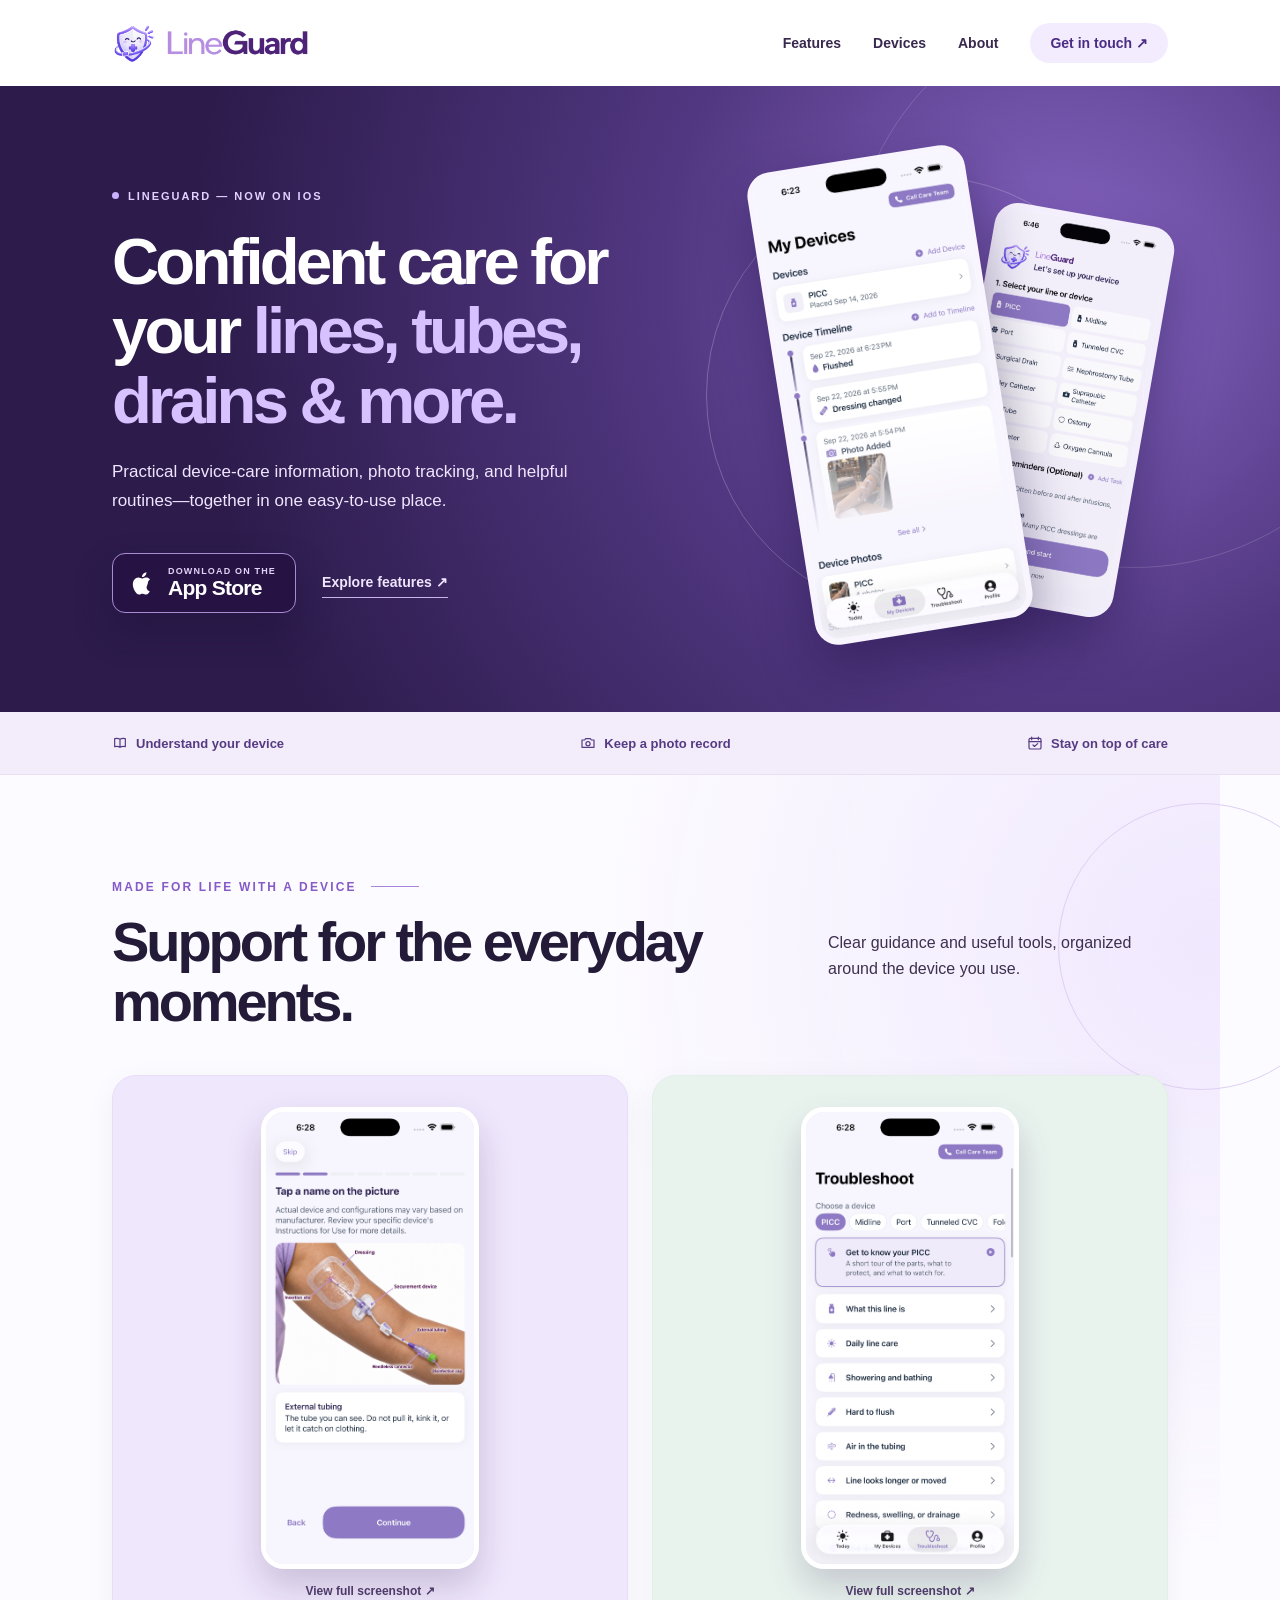
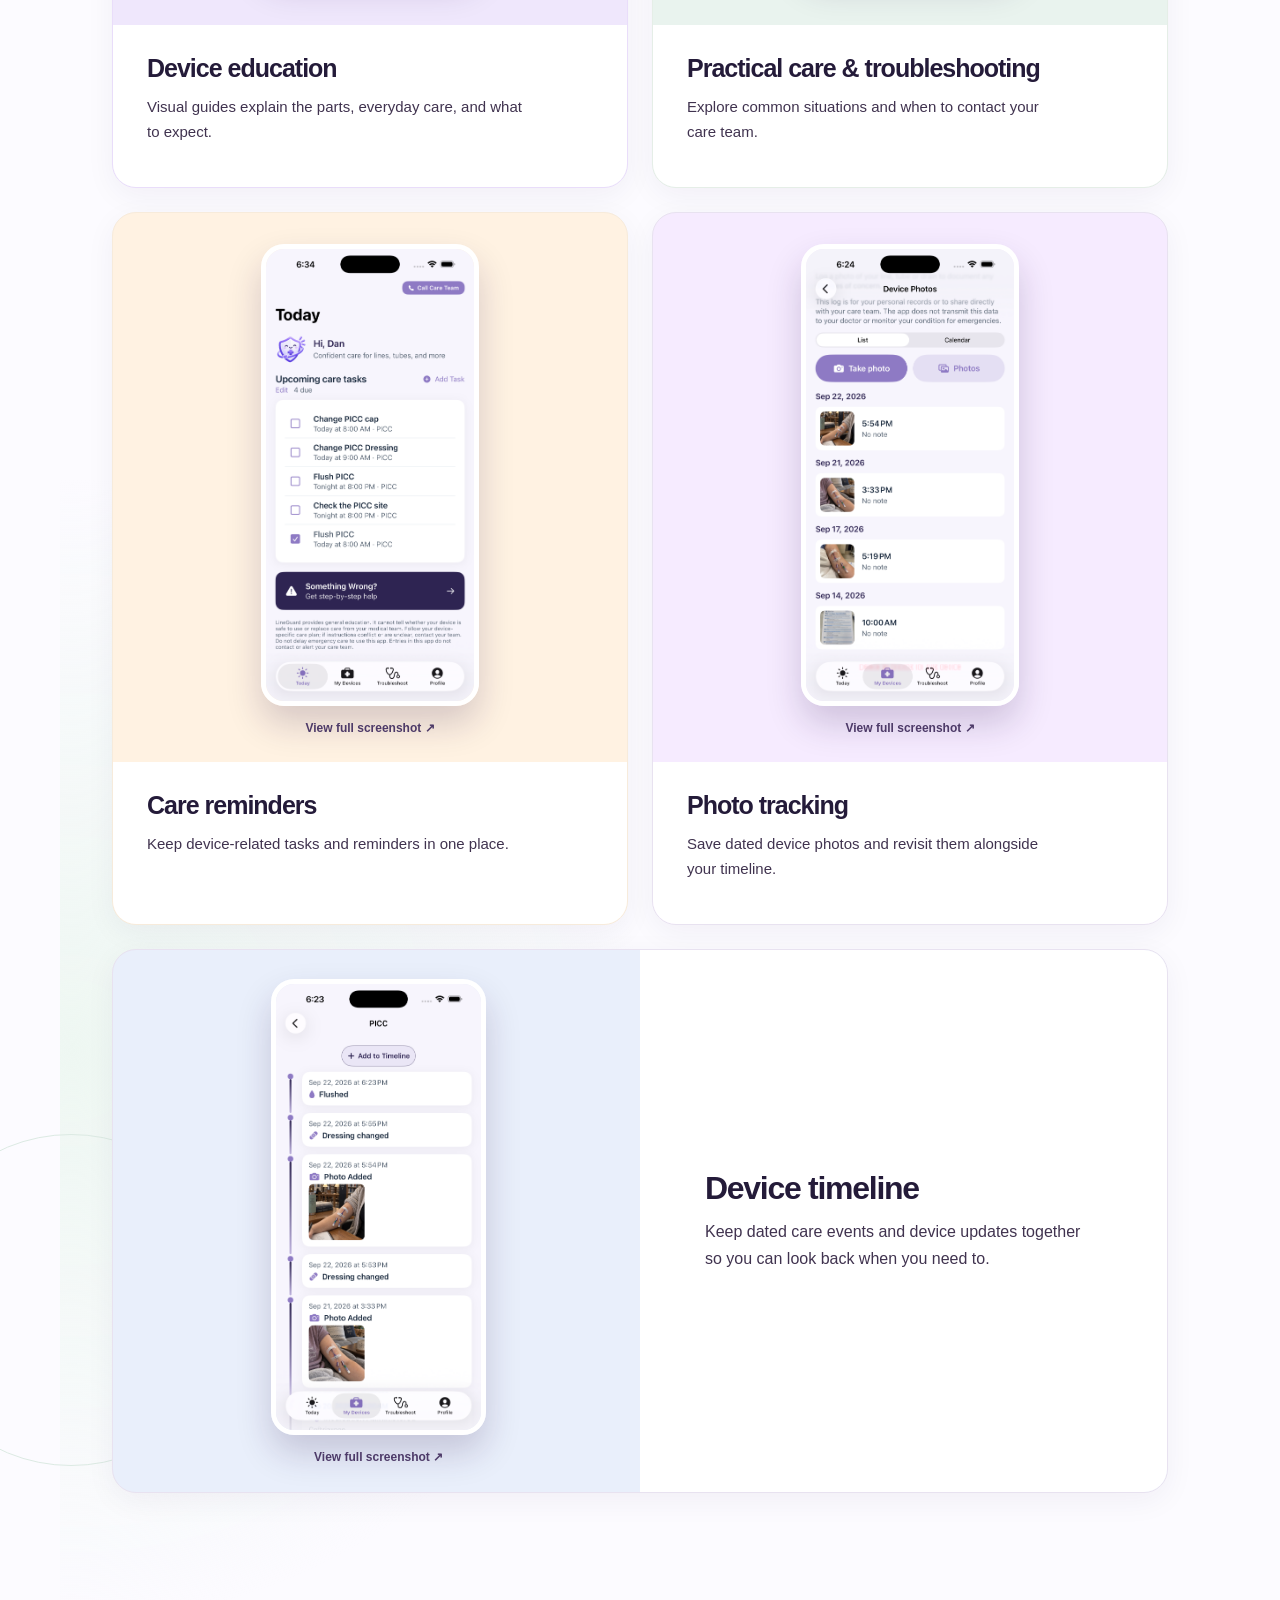
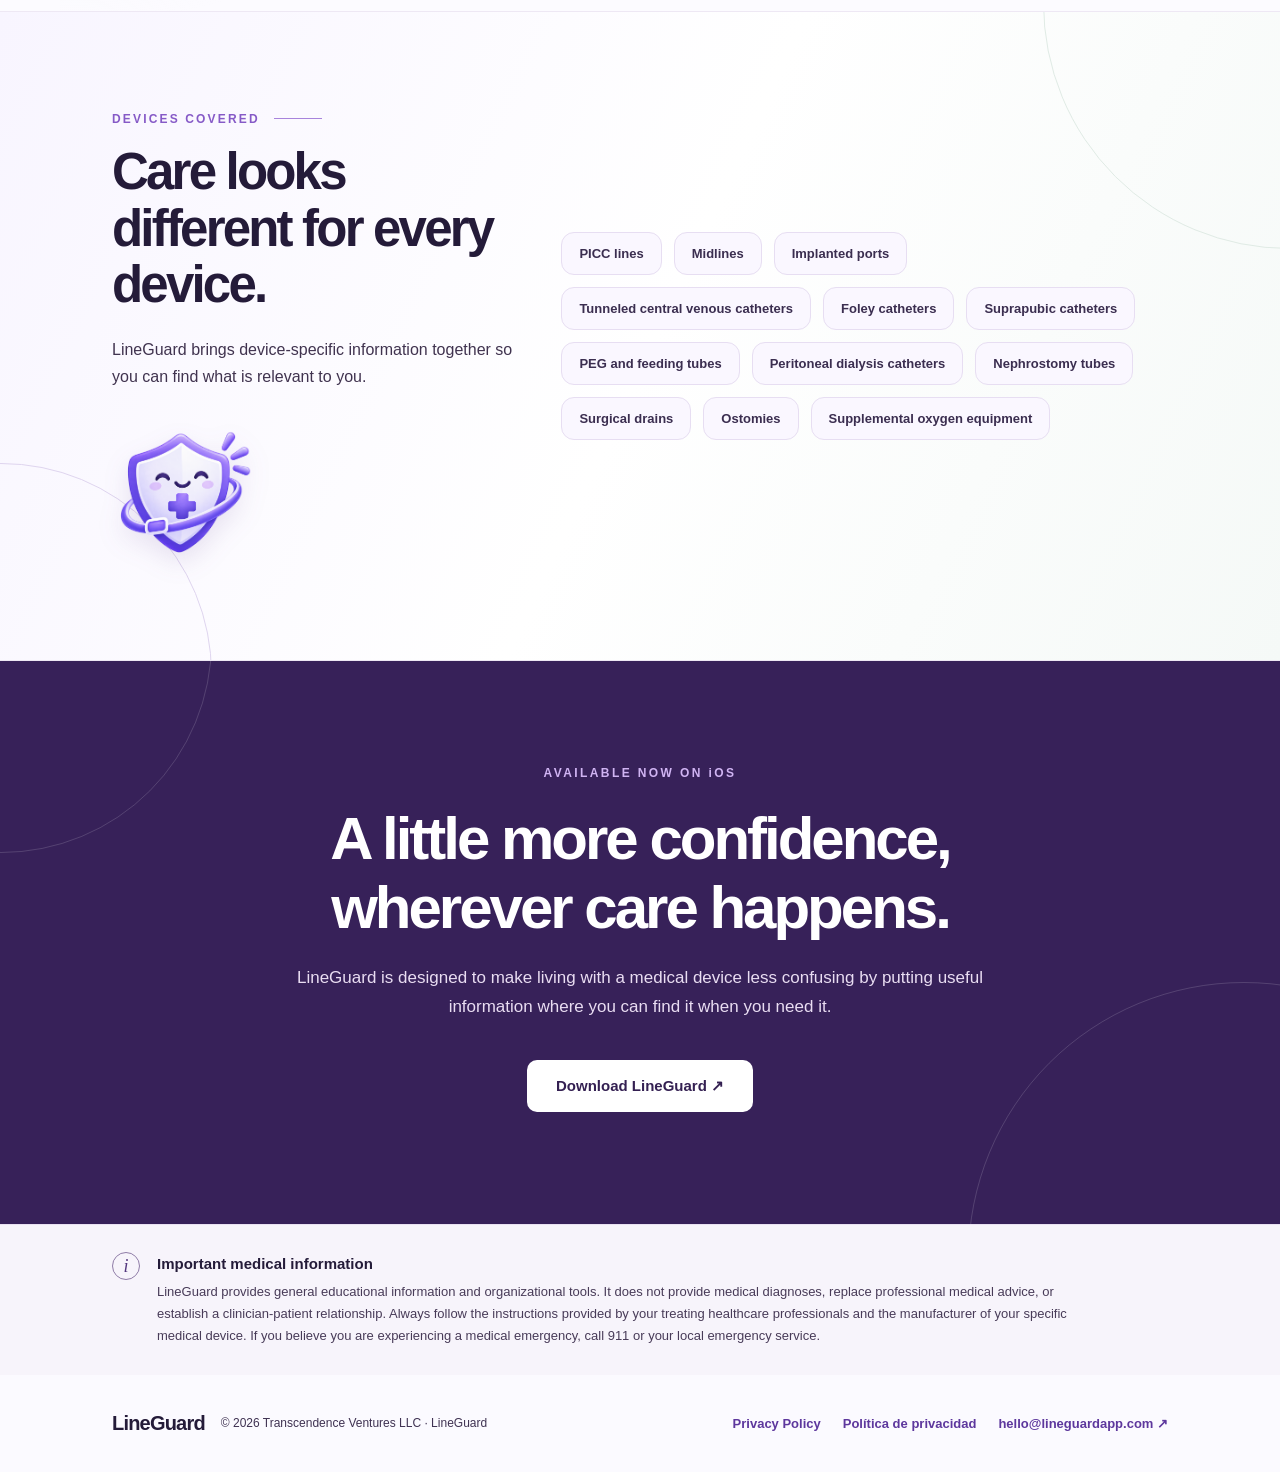
<file: index.html>
<!doctype html>
<html lang="en"><head><meta charset="utf-8"><meta name="viewport" content="width=device-width, initial-scale=1"><meta name="theme-color" content="#2c1b4d">
<meta name="description" content="LineGuard brings practical information, visual guides, photo tracking, and care reminders for medical lines, tubes, drains, and other devices together in one place. Available now on iOS.">
<meta property="og:title" content="LineGuard — Confident care for your lines, tubes, drains &amp; more"><meta property="og:description" content="Get to know your device, keep track of care, and find useful information when you need it. Available now on the App Store.">
<meta property="og:type" content="website"><meta property="og:image" content="https://lineguardapp.com/lineguard-preview.jpg">
<link rel="icon" href="favicon.png" type="image/png"><link rel="stylesheet" href="styles.css"><title>LineGuard — Confident care for your lines, tubes, drains &amp; more</title></head>
<body><a class="skip-link" href="#main">Skip to content</a>
<div id="lg-refresh">
  <div class="site-header"><header class="lg-header lg-width">
    <a class="lg-brand" href="#lg-top"><img src="lineguard-logo.png" alt=""><img class="lg-wordmark" src="lineguard-wordmark.png" alt="LineGuard" width="2048" height="682"></a>
    <nav class="lg-nav" aria-label="Main navigation"><a href="#lg-features">Features</a><a href="#lg-devices">Devices</a><a href="#lg-about">About</a><a class="lg-nav-cta" href="mailto:hello@lineguardapp.com">Get in touch ↗</a></nav>
  </header></div>
  <main id="main"><section class="lg-hero" id="lg-top" aria-labelledby="hero-title">
    <div class="lg-hero-inner lg-width">
      <div>
        <div class="lg-eyebrow">LineGuard — Now on iOS</div>
        <h1 id="hero-title">Confident care for your <span>lines, tubes, drains &amp; more.</span></h1>
        <p>Practical device-care information, photo tracking, and helpful routines—together in one easy-to-use place.</p>
        <div class="lg-actions"><a class="lg-soon" href="https://apps.apple.com/us/app/lineguardapp/id6782687697" aria-label="Download LineGuard on the App Store"><svg viewBox="0 0 24 24" aria-hidden="true" focusable="false"><path d="M16.7 12.8c0-2.3 1.9-3.4 2-3.5-1.1-1.6-2.8-1.8-3.4-1.8-1.5-.2-2.9.9-3.7.9-.8 0-1.9-.9-3.2-.9-1.7 0-3.2 1-4.1 2.5-1.8 3.1-.5 7.7 1.3 10.2.9 1.2 1.9 2.5 3.2 2.5 1.3-.1 1.8-.8 3.3-.8 1.4 0 1.9.8 3.2.8 1.4 0 2.3-1.3 3.2-2.6-.9-.4-2.9-1.4-2.9-3.8ZM14.4 5.8c.7-.8 1.2-1.9 1.1-3-.9.1-2.1.7-2.8 1.5-.7.7-1.3 1.9-1.2 2.9 1.1.1 2.1-.5 2.9-1.4Z" fill="currentColor"/></svg><span class="lg-storecopy"><small>DOWNLOAD ON THE</small><strong>App Store</strong></span></a><a class="lg-explore" href="#lg-features">Explore features ↗</a></div>
      </div>
      <div class="lg-hero-art" aria-label="LineGuard app screens"><div class="lg-orbit"></div><div class="lg-phone lg-phone-two"><img src="device-options.png" alt="Device setup screen"></div><div class="lg-phone lg-phone-one"><img src="my-devices.png" alt="My Devices screen"></div></div>
    </div>
  </section>
  <div class="lg-strip"><div class="lg-strip-inner lg-width"><span><svg viewBox="0 0 24 24" aria-hidden="true"><path d="M12 6.5c-2.4-1.6-5.1-1.7-8-1v12c2.9-.7 5.6-.6 8 1 2.4-1.6 5.1-1.7 8-1v-12c-2.9-.7-5.6-.6-8 1Zm0 0v12"/></svg>Understand your device</span><span><svg viewBox="0 0 24 24" aria-hidden="true"><path d="M3 7.5h4l1.5-2h7l1.5 2h4v11H3z"/><circle cx="12" cy="13" r="3.1"/></svg>Keep a photo record</span><span><svg viewBox="0 0 24 24" aria-hidden="true"><rect x="3" y="5" width="18" height="16" rx="2"/><path d="M7 3v4M17 3v4M3 10h18m-12 5 2.2 2.2L16 13"/></svg>Stay on top of care</span></div></div>
  <section class="lg-main lg-width" id="lg-features" aria-labelledby="features-title">
    <div class="lg-heading"><div><small>MADE FOR LIFE WITH A DEVICE</small><h2 id="features-title">Support for the everyday moments.</h2></div><p>Clear guidance and useful tools, organized around the device you use.</p></div>
    <div class="lg-feature-grid">
      <article class="lg-feature lg-guide"><div class="lg-feature-copy"><h3>Device education</h3><p>Visual guides explain the parts, everyday care, and what to expect.</p></div><button class="lg-screen-open" type="button" aria-label="View full PICC visual guide screenshot"><img src="meet-picc-2.png" width="942" height="2048" loading="lazy" decoding="async" alt="PICC visual guide"><span>View full screenshot ↗</span></button></article>
      <article class="lg-feature lg-trouble"><div class="lg-feature-copy"><h3>Practical care &amp; troubleshooting</h3><p>Explore common situations and when to contact your care team.</p></div><button class="lg-screen-open" type="button" aria-label="View full Troubleshooting screen screenshot"><img src="troubleshoot.png" width="942" height="2048" loading="lazy" decoding="async" alt="Troubleshooting screen"><span>View full screenshot ↗</span></button></article>
      <article class="lg-feature lg-reminder"><div class="lg-feature-copy"><h3>Care reminders</h3><p>Keep device-related tasks and reminders in one place.</p></div><button class="lg-screen-open" type="button" aria-label="View full Today care tasks screen screenshot"><img src="today.png" width="942" height="2048" loading="lazy" decoding="async" alt="Today care tasks screen"><span>View full screenshot ↗</span></button></article>
      <article class="lg-feature lg-photo"><div class="lg-feature-copy"><h3>Photo tracking</h3><p>Save dated device photos and revisit them alongside your timeline.</p></div><button class="lg-screen-open" type="button" aria-label="View full Device photo log screenshot"><img src="device-photos.png" width="942" height="2048" loading="lazy" decoding="async" alt="Device photo log"><span>View full screenshot ↗</span></button></article>
      <article class="lg-feature lg-timeline"><div class="lg-feature-copy"><h3>Device timeline</h3><p>Keep dated care events and device updates together so you can look back when you need to.</p></div><button class="lg-screen-open" type="button" aria-label="View full LineGuard device timeline with dated care events screenshot"><img src="device-timeline.png" width="942" height="2048" loading="lazy" decoding="async" alt="LineGuard device timeline with dated care events"><span>View full screenshot ↗</span></button></article>
    </div>
  </section>
  <section class="lg-device-section" id="lg-devices" aria-labelledby="devices-title"><div class="lg-device-inner lg-width"><div class="lg-device-heading"><small>DEVICES COVERED</small><h2 id="devices-title">Care looks different for every device.</h2><p>LineGuard brings device-specific information together so you can find what is relevant to you.</p><img class="lg-devices-mascot" src="lineguard-logo.png" alt="" /></div><div class="lg-chips" role="list"><span role="listitem">PICC lines</span><span role="listitem">Midlines</span><span role="listitem">Implanted ports</span><span role="listitem">Tunneled central venous catheters</span><span role="listitem">Foley catheters</span><span role="listitem">Suprapubic catheters</span><span role="listitem">PEG and feeding tubes</span><span role="listitem">Peritoneal dialysis catheters</span><span role="listitem">Nephrostomy tubes</span><span role="listitem">Surgical drains</span><span role="listitem">Ostomies</span><span role="listitem">Supplemental oxygen equipment</span></div></div></section>
  <section class="lg-closing" id="lg-about" aria-labelledby="closing-title"><div class="lg-closing-inner lg-width"><small>AVAILABLE NOW ON iOS</small><h2 id="closing-title">A little more confidence, wherever care happens.</h2><p>LineGuard is designed to make living with a medical device less confusing by putting useful information where you can find it when you need it.</p><a href="https://apps.apple.com/us/app/lineguardapp/id6782687697">Download LineGuard ↗</a></div></section>
  <section class="lg-disclaimer" aria-labelledby="medical-title"><div class="lg-width lg-disclaimer-inner"><span class="lg-disclaimer-icon" aria-hidden="true">i</span><div><h2 id="medical-title">Important medical information</h2><p>LineGuard provides general educational information and organizational tools. It does not provide medical diagnoses, replace professional medical advice, or establish a clinician-patient relationship. Always follow the instructions provided by your treating healthcare professionals and the manufacturer of your specific medical device. If you believe you are experiencing a medical emergency, call 911 or your local emergency service.</p></div></div></section></main>
  <footer class="lg-footer"><div class="lg-footer-inner lg-width"><div class="lg-footer-brand"><strong>LineGuard</strong><span>© 2026 Transcendence Ventures LLC · LineGuard</span></div><nav class="lg-footer-links" aria-label="Privacy and contact"><a href="/privacy/">Privacy Policy</a><a href="/privacy/es/" lang="es">Política de privacidad</a><a href="mailto:hello@lineguardapp.com">hello@lineguardapp.com ↗</a></nav></div></footer>
  <dialog class="lg-viewer" aria-label="Full app screenshot"><div class="lg-viewer-head"><span class="lg-viewer-title"></span><button type="button" class="lg-viewer-close" aria-label="Close screenshot">×</button></div><img alt=""></dialog>
</div>

<script>document.querySelector('.lg-footer span').textContent = '© ' + new Date().getFullYear() + ' Transcendence Ventures LLC · LineGuard';</script><script>
(function(){
  const root=document.getElementById('lg-refresh');
  const viewer=root.querySelector('.lg-viewer');
  const viewImage=viewer.querySelector('img');
  const viewTitle=viewer.querySelector('.lg-viewer-title');
  root.querySelectorAll('.lg-screen-open').forEach(button=>{
    button.addEventListener('click',()=>{
      const shot=button.querySelector('img');
      viewImage.src=shot.src;
      viewImage.alt=shot.alt;
      viewTitle.textContent=button.closest('article').querySelector('h3').textContent;
      viewer.showModal();
    });
  });
  viewer.querySelector('.lg-viewer-close').addEventListener('click',()=>viewer.close());
  viewer.addEventListener('click',event=>{if(event.target===viewer)viewer.close();});
})();
</script></body></html>
</file>
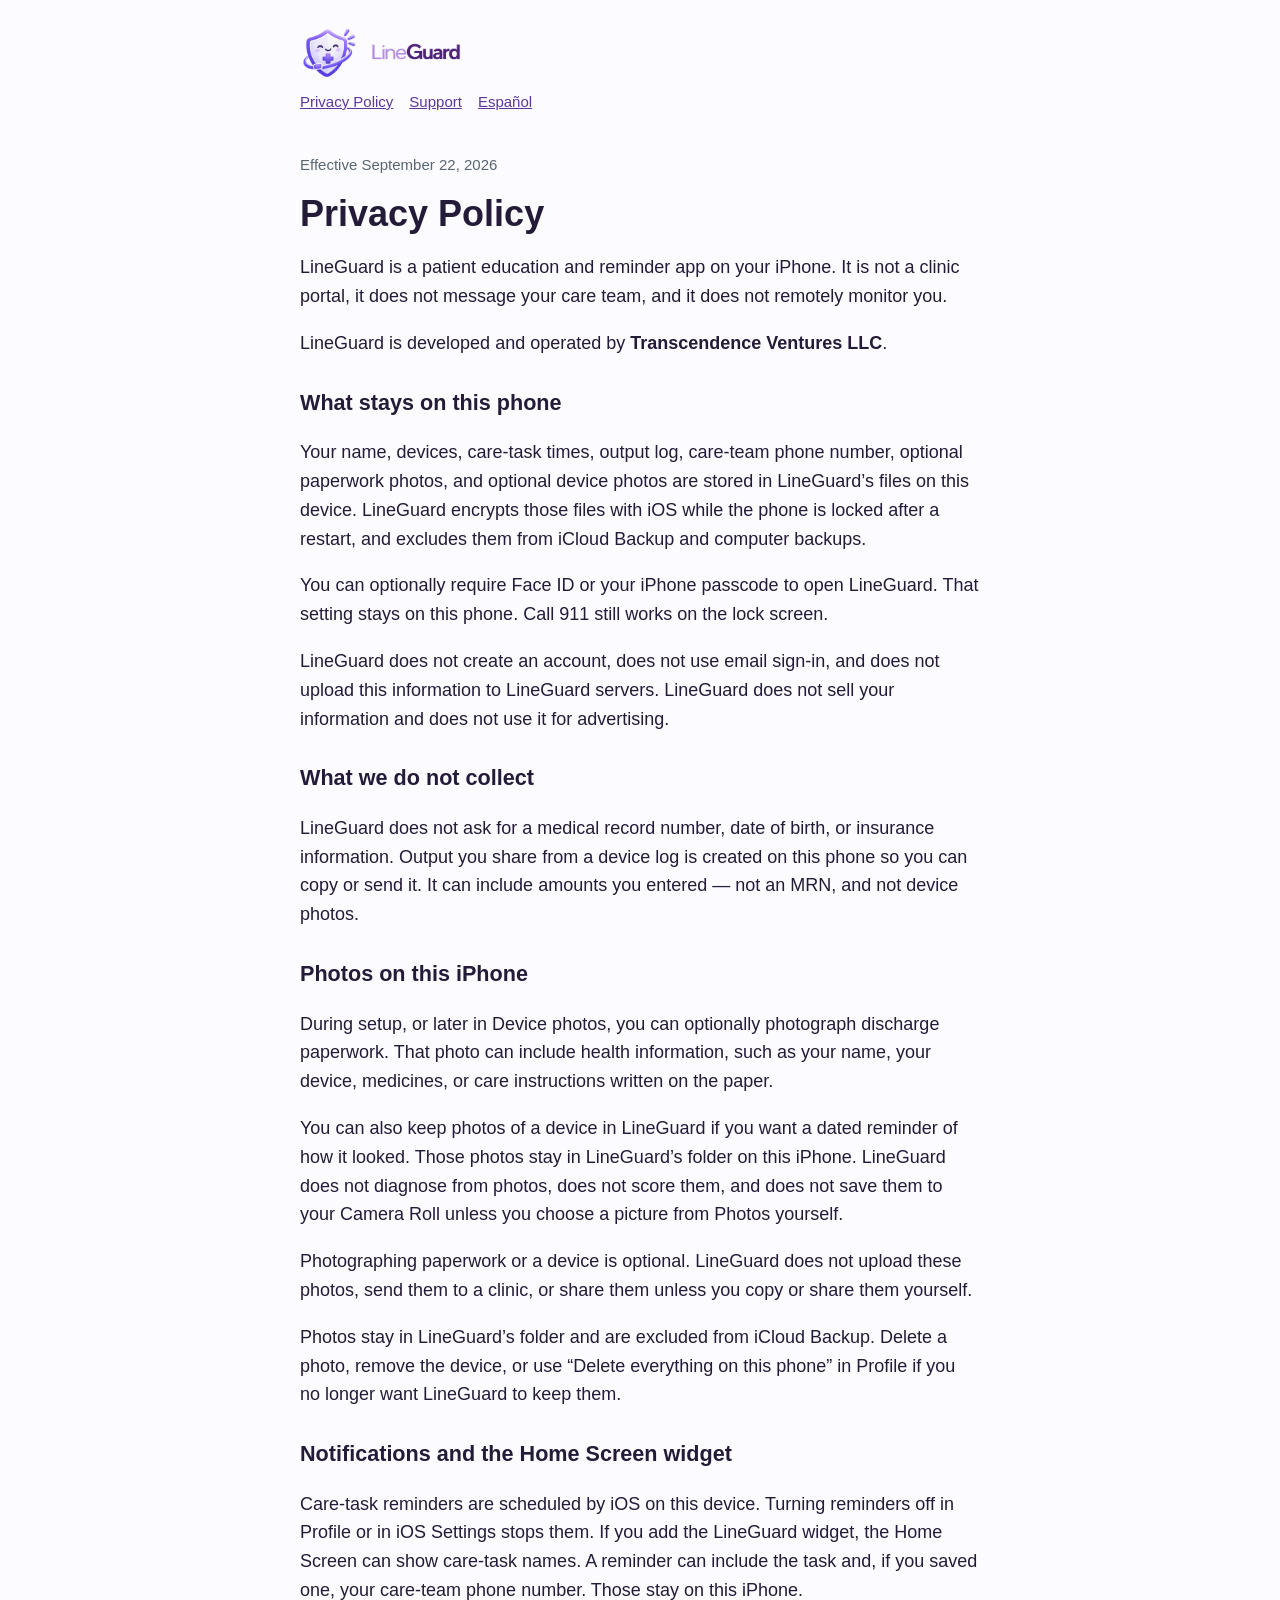
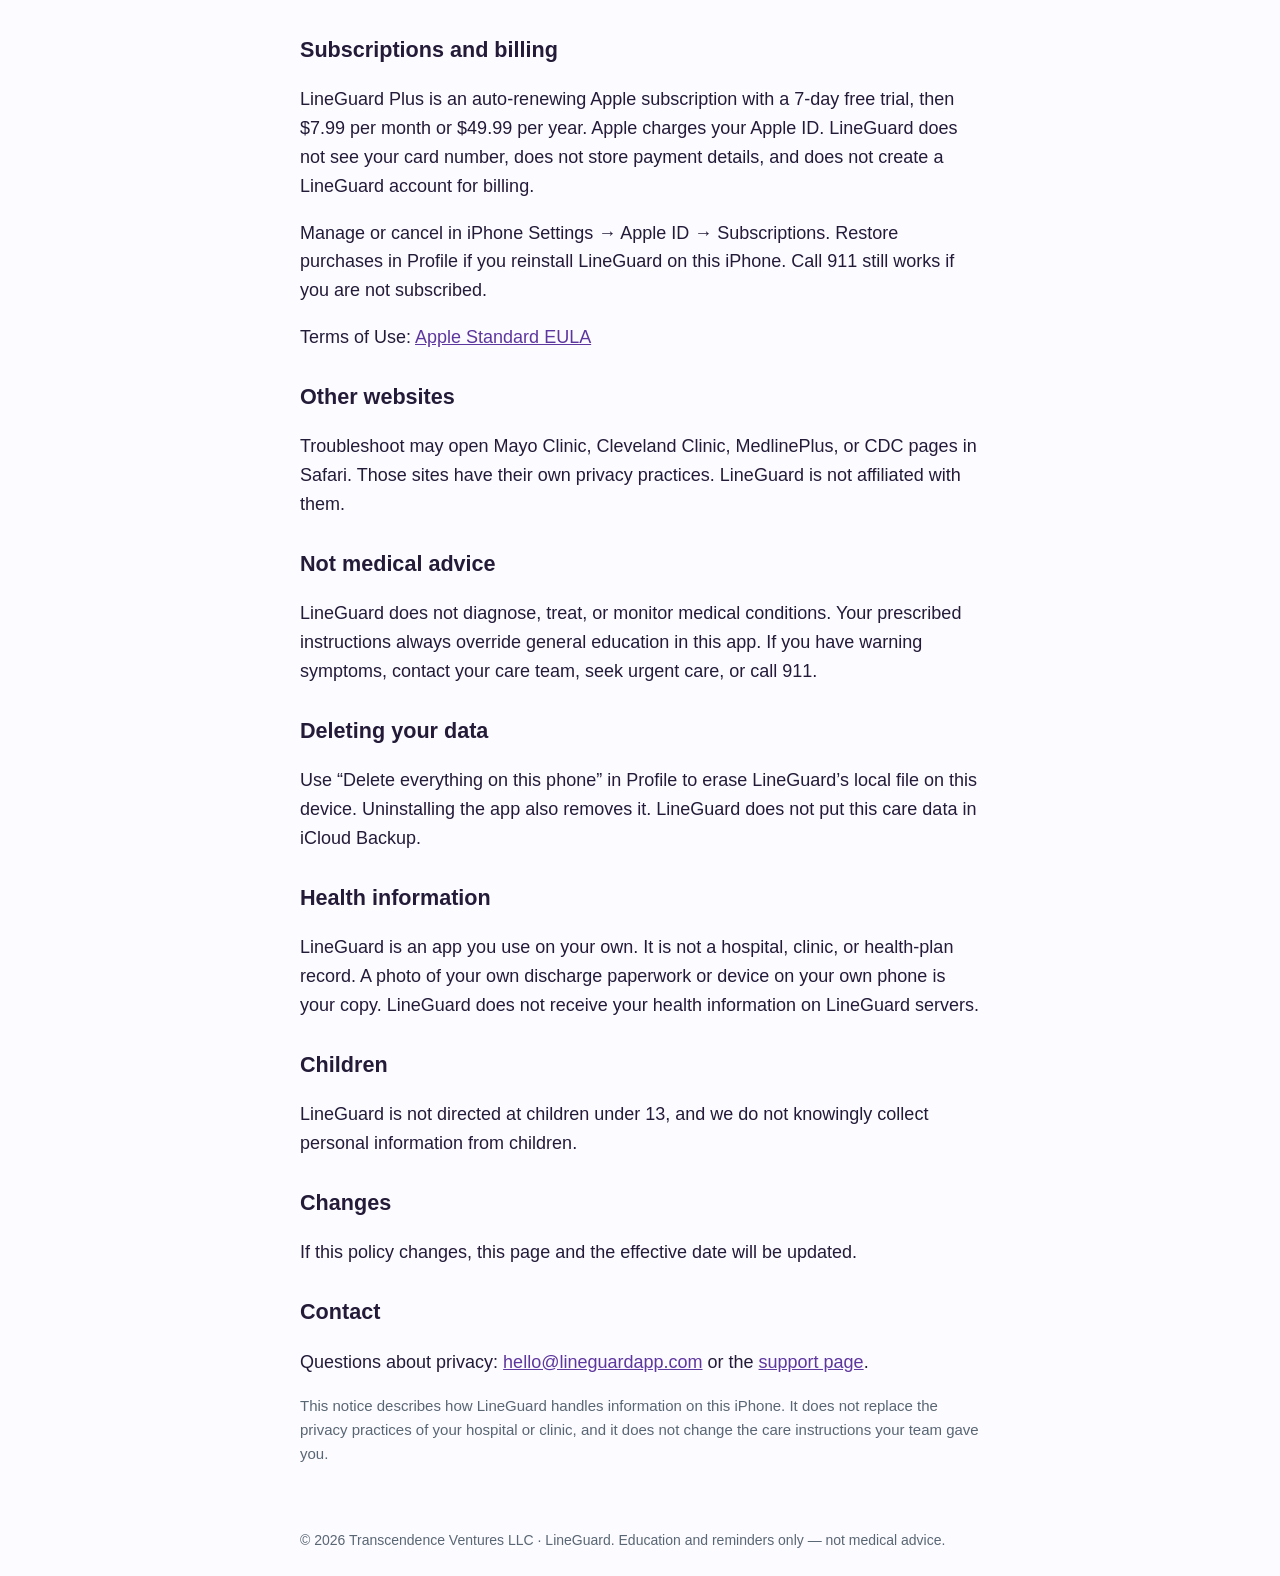
<file: privacy/index.html>
<!DOCTYPE html>
<html lang="en">
<head>
  <meta charset="utf-8">
  <meta name="viewport" content="width=device-width, initial-scale=1">
  <title>Privacy Policy · LineGuard</title>
  <link rel="canonical" href="https://lineguardapp.com/privacy/">
  <link rel="icon" href="../favicon.png">
  <link rel="stylesheet" href="../legal.css">
</head>
<body>
  <header>
    <a class="brand" href="../">
      <img class="mark" src="../lineguard-logo.png" alt="">
      <img class="wordmark" src="../lineguard-wordmark.png" alt="LineGuard">
    </a>
    <nav>
      <a href="./">Privacy Policy</a>
      <a href="../support/">Support</a>
      <a href="./es/">Español</a>
    </nav>
  </header>
  <main>
    <p class="muted">Effective September 22, 2026</p>
    <h1>Privacy Policy</h1>
    <p>LineGuard is a patient education and reminder app on your iPhone. It is not a clinic portal, it does not message your care team, and it does not remotely monitor you.</p>
    <p>LineGuard is developed and operated by <strong>Transcendence Ventures LLC</strong>.</p>

    <h2>What stays on this phone</h2>
    <p>Your name, devices, care-task times, output log, care-team phone number, optional paperwork photos, and optional device photos are stored in LineGuard’s files on this device. LineGuard encrypts those files with iOS while the phone is locked after a restart, and excludes them from iCloud Backup and computer backups.</p>
    <p>You can optionally require Face ID or your iPhone passcode to open LineGuard. That setting stays on this phone. Call 911 still works on the lock screen.</p>
    <p>LineGuard does not create an account, does not use email sign-in, and does not upload this information to LineGuard servers. LineGuard does not sell your information and does not use it for advertising.</p>

    <h2>What we do not collect</h2>
    <p>LineGuard does not ask for a medical record number, date of birth, or insurance information. Output you share from a device log is created on this phone so you can copy or send it. It can include amounts you entered — not an MRN, and not device photos.</p>

    <h2>Photos on this iPhone</h2>
    <p>During setup, or later in Device photos, you can optionally photograph discharge paperwork. That photo can include health information, such as your name, your device, medicines, or care instructions written on the paper.</p>
    <p>You can also keep photos of a device in LineGuard if you want a dated reminder of how it looked. Those photos stay in LineGuard’s folder on this iPhone. LineGuard does not diagnose from photos, does not score them, and does not save them to your Camera Roll unless you choose a picture from Photos yourself.</p>
    <p>Photographing paperwork or a device is optional. LineGuard does not upload these photos, send them to a clinic, or share them unless you copy or share them yourself.</p>
    <p>Photos stay in LineGuard’s folder and are excluded from iCloud Backup. Delete a photo, remove the device, or use “Delete everything on this phone” in Profile if you no longer want LineGuard to keep them.</p>

    <h2>Notifications and the Home Screen widget</h2>
    <p>Care-task reminders are scheduled by iOS on this device. Turning reminders off in Profile or in iOS Settings stops them. If you add the LineGuard widget, the Home Screen can show care-task names. A reminder can include the task and, if you saved one, your care-team phone number. Those stay on this iPhone.</p>

    <h2>Subscriptions and billing</h2>
    <p>LineGuard Plus is an auto-renewing Apple subscription with a 7-day free trial, then $7.99 per month or $49.99 per year. Apple charges your Apple ID. LineGuard does not see your card number, does not store payment details, and does not create a LineGuard account for billing.</p>
    <p>Manage or cancel in iPhone Settings → Apple ID → Subscriptions. Restore purchases in Profile if you reinstall LineGuard on this iPhone. Call 911 still works if you are not subscribed.</p>
    <p>Terms of Use: <a href="https://www.apple.com/legal/internet-services/itunes/dev/stdeula/">Apple Standard EULA</a></p>

    <h2>Other websites</h2>
    <p>Troubleshoot may open Mayo Clinic, Cleveland Clinic, MedlinePlus, or CDC pages in Safari. Those sites have their own privacy practices. LineGuard is not affiliated with them.</p>

    <h2>Not medical advice</h2>
    <p>LineGuard does not diagnose, treat, or monitor medical conditions. Your prescribed instructions always override general education in this app. If you have warning symptoms, contact your care team, seek urgent care, or call 911.</p>

    <h2>Deleting your data</h2>
    <p>Use “Delete everything on this phone” in Profile to erase LineGuard’s local file on this device. Uninstalling the app also removes it. LineGuard does not put this care data in iCloud Backup.</p>

    <h2>Health information</h2>
    <p>LineGuard is an app you use on your own. It is not a hospital, clinic, or health-plan record. A photo of your own discharge paperwork or device on your own phone is your copy. LineGuard does not receive your health information on LineGuard servers.</p>

    <h2>Children</h2>
    <p>LineGuard is not directed at children under 13, and we do not knowingly collect personal information from children.</p>

    <h2>Changes</h2>
    <p>If this policy changes, this page and the effective date will be updated.</p>

    <h2>Contact</h2>
    <p>Questions about privacy: <a href="mailto:hello@lineguardapp.com">hello@lineguardapp.com</a> or the <a href="../support/">support page</a>.</p>
    <p class="muted">This notice describes how LineGuard handles information on this iPhone. It does not replace the privacy practices of your hospital or clinic, and it does not change the care instructions your team gave you.</p>
  </main>
  <footer>© 2026 Transcendence Ventures LLC · LineGuard. Education and reminders only — not medical advice.</footer>
</body>
</html>
</file>
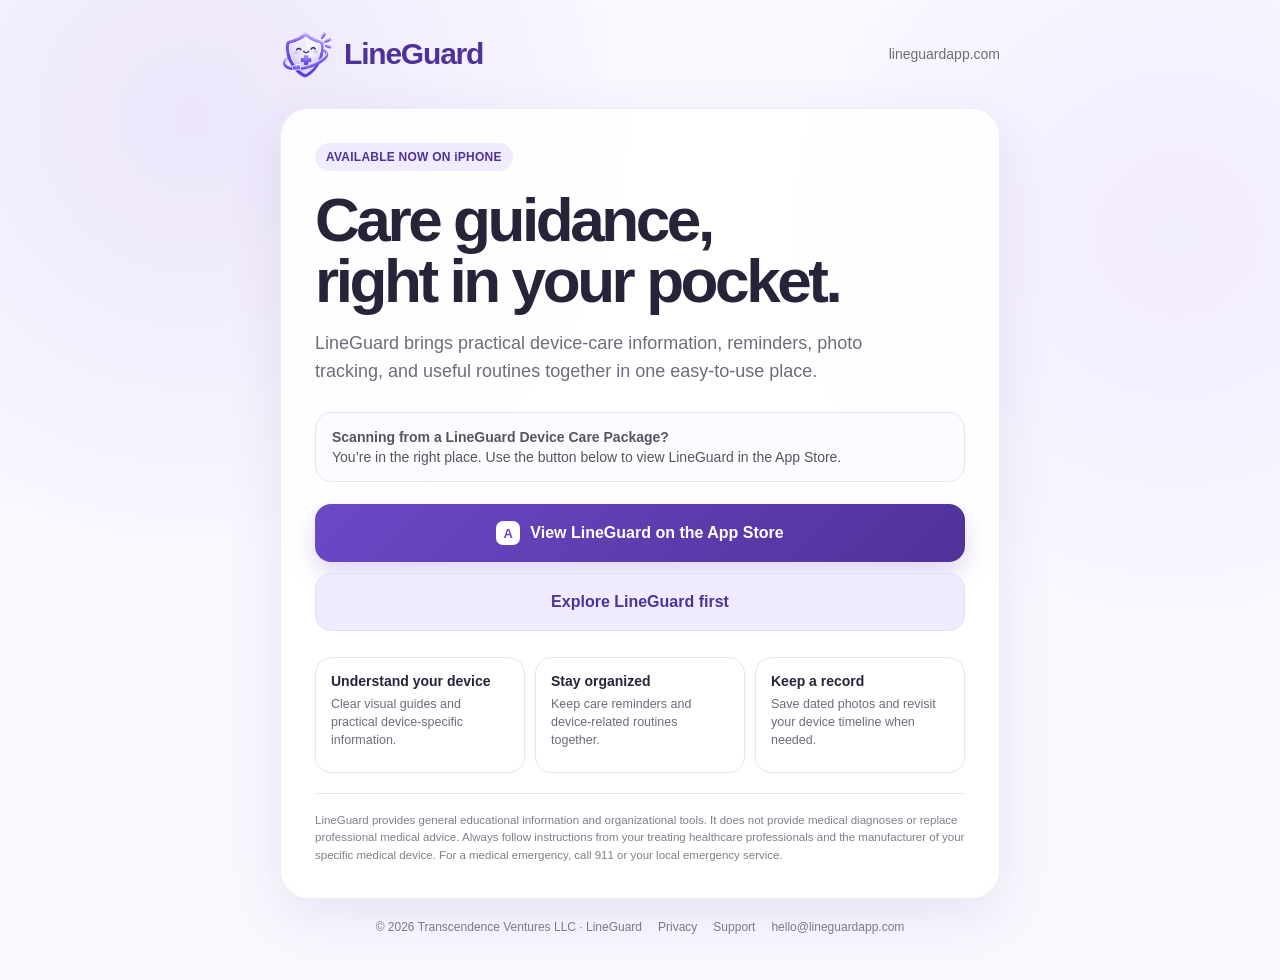
<file: start/index.html>
<!doctype html>
<html lang="en">
<head>
  <meta charset="utf-8">
  <meta name="viewport" content="width=device-width, initial-scale=1, viewport-fit=cover">
  <meta name="theme-color" content="#faf8ff">
  <meta name="description" content="Get started with LineGuard — practical device-care information, reminders, photo tracking, and more.">
  <title>Get Started | LineGuard</title>

  <style>
    :root{
      --purple:#6d48c7;--purple-dark:#4f3299;--purple-soft:#f1ebff;
      --ink:#27243a;--muted:#6f6b7b;--line:#e9e3f2;--bg:#faf8ff;
      --shadow:0 18px 55px rgba(69,47,110,.10);
    }
    *{box-sizing:border-box}
    html,body{margin:0;padding:0;background:var(--bg);color:var(--ink);font-family:-apple-system,BlinkMacSystemFont,"SF Pro Display","SF Pro Text","Segoe UI",Roboto,Helvetica,Arial,sans-serif}
    body{min-height:100vh;background:radial-gradient(circle at 15% 12%,rgba(144,108,223,.13),transparent 28rem),radial-gradient(circle at 92% 24%,rgba(204,179,255,.18),transparent 25rem),var(--bg)}
    a{color:inherit}.wrap{width:min(720px,calc(100% - 30px));margin:0 auto;padding:28px 0 46px}.top{display:flex;align-items:center;justify-content:space-between;margin-bottom:28px}
    .brand{display:flex;align-items:center;gap:12px;text-decoration:none}.brand-logo{width:52px;height:52px;object-fit:contain;display:block;flex:0 0 auto}.brand-name{display:block;font-size:30px;font-weight:800;letter-spacing:-.04em;line-height:1;color:var(--purple-dark)}
    .home{font-size:14px;color:var(--muted);text-decoration:none}.card{background:rgba(255,255,255,.88);border:1px solid rgba(109,72,199,.10);box-shadow:var(--shadow);border-radius:28px;padding:34px;backdrop-filter:blur(10px);-webkit-backdrop-filter:blur(10px)}
    .eyebrow{display:inline-flex;align-items:center;gap:8px;padding:7px 11px;border-radius:999px;background:var(--purple-soft);color:var(--purple-dark);font-size:12px;font-weight:750;letter-spacing:.02em;margin-bottom:18px}
    h1{font-size:clamp(38px,8vw,62px);line-height:.99;letter-spacing:-.055em;margin:0 0 18px;max-width:650px}.lead{font-size:18px;line-height:1.55;color:var(--muted);margin:0 0 26px;max-width:600px}
    .package-note{margin:0 0 22px;padding:14px 16px;border:1px solid var(--line);border-radius:16px;background:#fcfbff;font-size:14px;line-height:1.45;color:#575365}
    .actions{display:grid;grid-template-columns:1fr;gap:11px;margin-bottom:26px}.btn{min-height:58px;border-radius:16px;display:flex;align-items:center;justify-content:center;gap:10px;text-decoration:none;font-weight:760;font-size:16px;transition:transform .16s ease,box-shadow .16s ease}.btn:active{transform:scale(.985)}
    .primary{color:white;background:linear-gradient(135deg,var(--purple),var(--purple-dark));box-shadow:0 12px 24px rgba(109,72,199,.22)}.secondary{color:var(--purple-dark);background:var(--purple-soft);border:1px solid #e4dafc}
    .appicon{width:24px;height:24px;border-radius:7px;background:white;color:var(--purple);display:grid;place-items:center;font-size:13px;font-weight:900}.features{display:grid;grid-template-columns:repeat(3,1fr);gap:10px;margin-top:6px}
    .feature{padding:15px;border-radius:16px;border:1px solid var(--line);background:#fff;min-height:116px}.feature b{display:block;font-size:14px;margin-bottom:6px}.feature span{display:block;font-size:12.5px;line-height:1.45;color:var(--muted)}
    .medical{margin-top:20px;padding-top:18px;border-top:1px solid var(--line);font-size:11.5px;line-height:1.5;color:#817d8a}
    footer{padding:21px 4px 0;display:flex;flex-wrap:wrap;gap:8px 16px;justify-content:center;color:#817d8a;font-size:12px}footer a{text-decoration:none}
    @media(max-width:560px){.wrap{width:min(100% - 20px,720px);padding-top:18px}.top{margin-bottom:18px}.card{padding:24px 20px;border-radius:23px}.lead{font-size:16px}.features{grid-template-columns:1fr}.feature{min-height:auto}.home{display:none}}
  </style>
</head>
<body>
  <main class="wrap">
    <div class="top">
      <a class="brand" href="/" aria-label="LineGuard home">
        <img class="brand-logo" src="assets/lineguard-logo.png" alt="LineGuard logo">
        <span class="brand-name">LineGuard</span>
      </a>
      <a class="home" href="/">lineguardapp.com</a>
    </div>
    <section class="card">
      <div class="eyebrow">AVAILABLE NOW ON iPHONE</div>
      <h1>Care guidance,<br>right in your pocket.</h1>
      <p class="lead">LineGuard brings practical device-care information, reminders, photo tracking, and useful routines together in one easy-to-use place.</p>
      <div class="package-note"><strong>Scanning from a LineGuard Device Care Package?</strong><br>You’re in the right place. Use the button below to view LineGuard in the App Store.</div>
      <div class="actions">
        <a class="btn primary" href="https://apps.apple.com/us/app/lineguardapp/id6782687697" rel="noopener"><span class="appicon">A</span>View LineGuard on the App Store</a>
        <a class="btn secondary" href="/">Explore LineGuard first</a>
      </div>
      <div class="features" aria-label="LineGuard features">
        <div class="feature"><b>Understand your device</b><span>Clear visual guides and practical device-specific information.</span></div>
        <div class="feature"><b>Stay organized</b><span>Keep care reminders and device-related routines together.</span></div>
        <div class="feature"><b>Keep a record</b><span>Save dated photos and revisit your device timeline when needed.</span></div>
      </div>
      <div class="medical">LineGuard provides general educational information and organizational tools. It does not provide medical diagnoses or replace professional medical advice. Always follow instructions from your treating healthcare professionals and the manufacturer of your specific medical device. For a medical emergency, call 911 or your local emergency service.</div>
    </section>
    <footer>
      <span>© 2026 Transcendence Ventures LLC · LineGuard</span>
      <a href="/privacy/">Privacy</a>
      <a href="/support/">Support</a>
      <a href="mailto:hello@lineguardapp.com">hello@lineguardapp.com</a>
    </footer>
  </main>
</body>
</html>
</file>
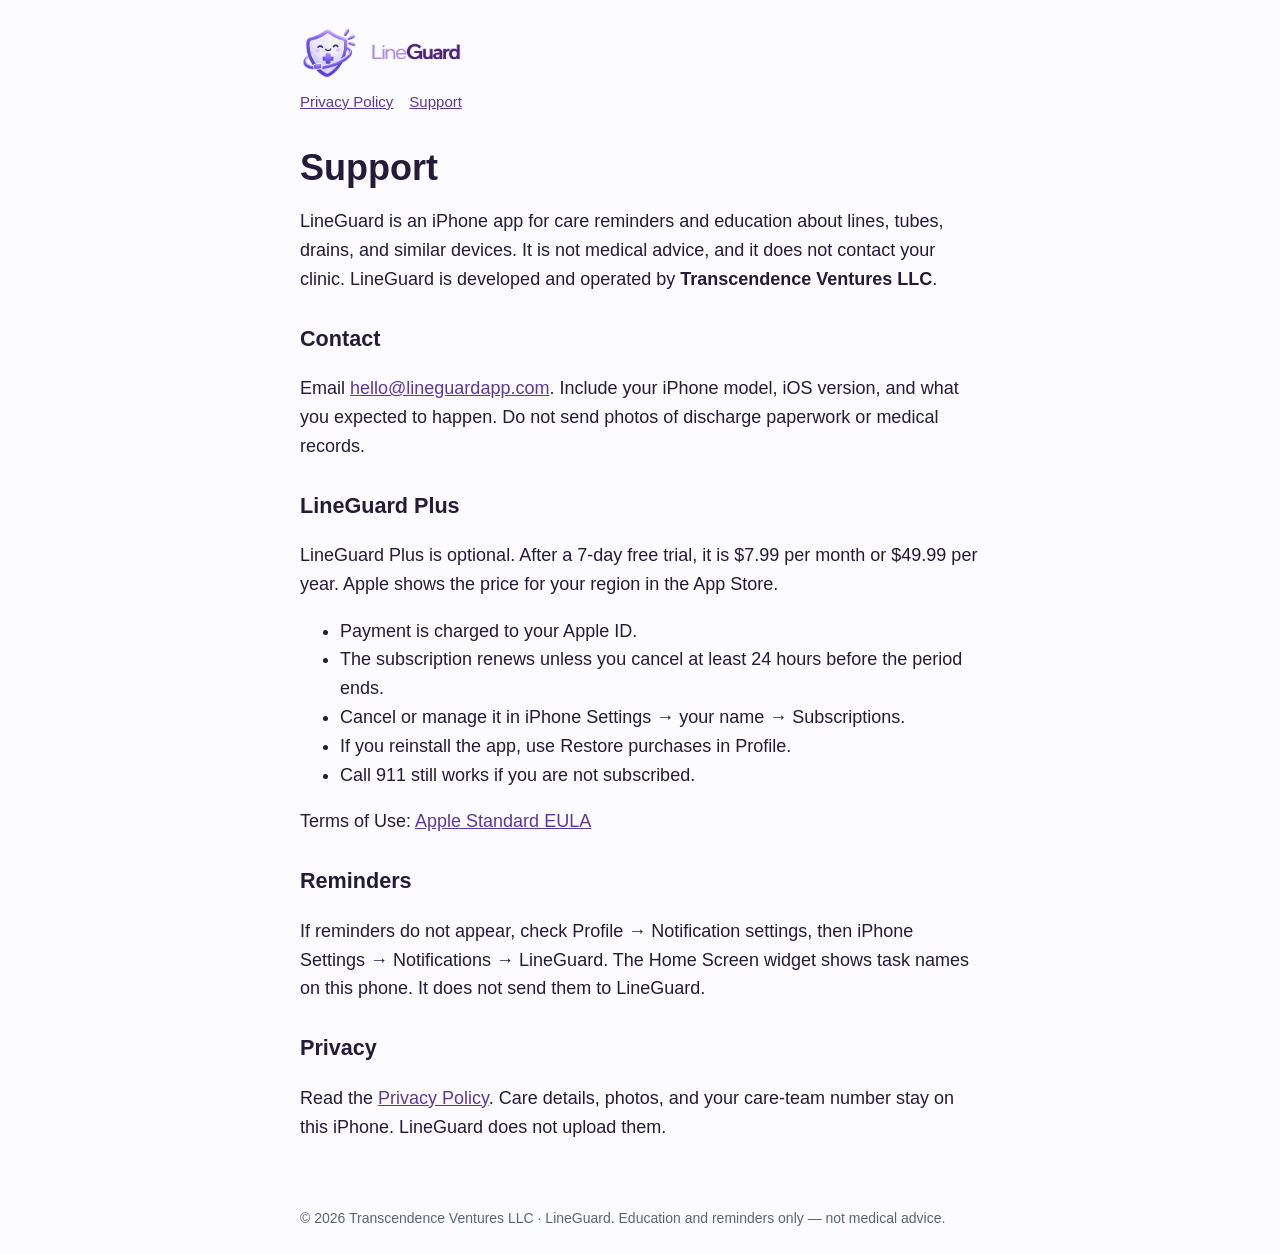
<file: support/index.html>
<!DOCTYPE html>
<html lang="en">
<head>
  <meta charset="utf-8">
  <meta name="viewport" content="width=device-width, initial-scale=1">
  <title>Support · LineGuard</title>
  <link rel="canonical" href="https://lineguardapp.com/support/">
  <link rel="icon" href="../favicon.png">
  <link rel="stylesheet" href="../legal.css">
</head>
<body>
  <header>
    <a class="brand" href="../">
      <img class="mark" src="../lineguard-logo.png" alt="">
      <img class="wordmark" src="../lineguard-wordmark.png" alt="LineGuard">
    </a>
    <nav>
      <a href="../privacy/">Privacy Policy</a>
      <a href="./">Support</a>
    </nav>
  </header>
  <main>
    <h1>Support</h1>
    <p>LineGuard is an iPhone app for care reminders and education about lines, tubes, drains, and similar devices. It is not medical advice, and it does not contact your clinic. LineGuard is developed and operated by <strong>Transcendence Ventures LLC</strong>.</p>

    <h2>Contact</h2>
    <p>Email <a href="mailto:hello@lineguardapp.com">hello@lineguardapp.com</a>. Include your iPhone model, iOS version, and what you expected to happen. Do not send photos of discharge paperwork or medical records.</p>

    <h2>LineGuard Plus</h2>
    <p>LineGuard Plus is optional. After a 7-day free trial, it is $7.99 per month or $49.99 per year. Apple shows the price for your region in the App Store.</p>
    <ul>
      <li>Payment is charged to your Apple ID.</li>
      <li>The subscription renews unless you cancel at least 24 hours before the period ends.</li>
      <li>Cancel or manage it in iPhone Settings → your name → Subscriptions.</li>
      <li>If you reinstall the app, use Restore purchases in Profile.</li>
      <li>Call 911 still works if you are not subscribed.</li>
    </ul>
    <p>Terms of Use: <a href="https://www.apple.com/legal/internet-services/itunes/dev/stdeula/">Apple Standard EULA</a></p>

    <h2>Reminders</h2>
    <p>If reminders do not appear, check Profile → Notification settings, then iPhone Settings → Notifications → LineGuard. The Home Screen widget shows task names on this phone. It does not send them to LineGuard.</p>

    <h2>Privacy</h2>
    <p>Read the <a href="../privacy/">Privacy Policy</a>. Care details, photos, and your care-team number stay on this iPhone. LineGuard does not upload them.</p>
  </main>
  <footer>© 2026 Transcendence Ventures LLC · LineGuard. Education and reminders only — not medical advice.</footer>
</body>
</html>
</file>
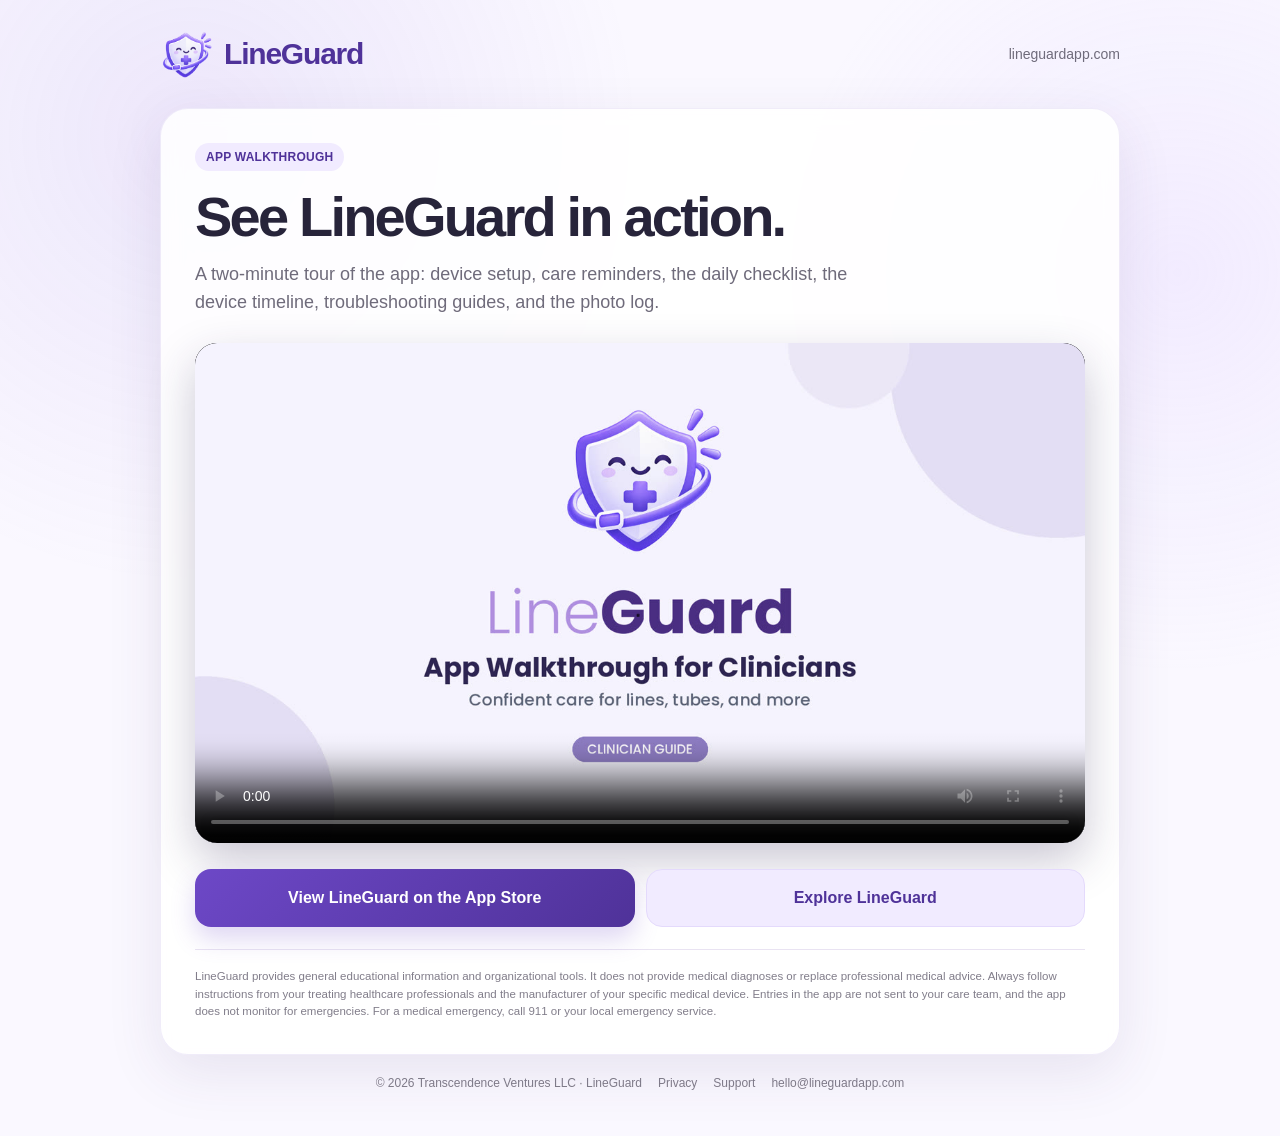
<file: walkthrough/index.html>
<!doctype html>
<html lang="en">
<head>
  <meta charset="utf-8">
  <meta name="viewport" content="width=device-width, initial-scale=1, viewport-fit=cover">
  <meta name="theme-color" content="#faf8ff">
  <meta name="description" content="Watch a two-minute walkthrough of the LineGuard app: device setup, care reminders, timeline, troubleshooting guides, and photo log.">
  <meta property="og:title" content="LineGuard App Walkthrough">
  <meta property="og:description" content="A two-minute video tour of LineGuard: practical device-care information, reminders, photo tracking, and more.">
  <meta property="og:type" content="website">
  <meta property="og:image" content="https://lineguardapp.com/walkthrough/poster.jpg">
  <link rel="icon" href="/favicon.png" type="image/png">
  <title>App Walkthrough | LineGuard</title>
  <style>
    :root{
      --purple:#6d48c7;--purple-dark:#4f3299;--purple-soft:#f1ebff;
      --ink:#27243a;--muted:#6f6b7b;--line:#e9e3f2;--bg:#faf8ff;
      --shadow:0 18px 55px rgba(69,47,110,.10);
    }
    *{box-sizing:border-box}
    html,body{margin:0;padding:0;background:var(--bg);color:var(--ink);font-family:-apple-system,BlinkMacSystemFont,"SF Pro Display","SF Pro Text","Segoe UI",Roboto,Helvetica,Arial,sans-serif}
    body{min-height:100vh;background:radial-gradient(circle at 15% 12%,rgba(144,108,223,.13),transparent 28rem),radial-gradient(circle at 92% 24%,rgba(204,179,255,.18),transparent 25rem),var(--bg)}
    a{color:inherit}
    .wrap{width:min(960px,calc(100% - 30px));margin:0 auto;padding:28px 0 46px}
    .top{display:flex;align-items:center;justify-content:space-between;margin-bottom:28px}
    .brand{display:flex;align-items:center;gap:12px;text-decoration:none}
    .brand-logo{width:52px;height:52px;object-fit:contain;display:block;flex:0 0 auto}
    .brand-name{display:block;font-size:30px;font-weight:800;letter-spacing:-.04em;line-height:1;color:var(--purple-dark)}
    .home{font-size:14px;color:var(--muted);text-decoration:none}
    .card{background:rgba(255,255,255,.88);border:1px solid rgba(109,72,199,.10);box-shadow:var(--shadow);border-radius:28px;padding:34px;backdrop-filter:blur(10px);-webkit-backdrop-filter:blur(10px)}
    .eyebrow{display:inline-flex;align-items:center;gap:8px;padding:7px 11px;border-radius:999px;background:var(--purple-soft);color:var(--purple-dark);font-size:12px;font-weight:750;letter-spacing:.02em;margin-bottom:18px}
    h1{font-size:clamp(34px,6.5vw,56px);line-height:1;letter-spacing:-.05em;margin:0 0 16px;max-width:700px}
    .lead{font-size:18px;line-height:1.55;color:var(--muted);margin:0 0 26px;max-width:680px}
    .player{background:#000;border-radius:22px;overflow:hidden;box-shadow:0 18px 45px rgba(46,37,82,.25)}
    video{display:block;width:100%;height:auto;aspect-ratio:16/9;background:#000}
    .actions{display:grid;grid-template-columns:1fr 1fr;gap:11px;margin-top:26px}
    .btn{min-height:58px;border-radius:16px;display:flex;align-items:center;justify-content:center;text-decoration:none;font-weight:760;font-size:16px;transition:transform .16s ease}
    .btn:active{transform:scale(.985)}
    .primary{color:#fff;background:linear-gradient(135deg,var(--purple),var(--purple-dark));box-shadow:0 12px 24px rgba(109,72,199,.22)}
    .secondary{color:var(--purple-dark);background:var(--purple-soft);border:1px solid #e4dafc}
    .medical{margin-top:22px;padding-top:18px;border-top:1px solid var(--line);font-size:11.5px;line-height:1.5;color:#817d8a}
    footer{padding:21px 4px 0;display:flex;flex-wrap:wrap;gap:8px 16px;justify-content:center;color:#817d8a;font-size:12px}
    footer a{text-decoration:none}
    @media(max-width:560px){.wrap{width:min(100% - 20px,960px);padding-top:18px}.top{margin-bottom:18px}.card{padding:22px 16px;border-radius:23px}.lead{font-size:16px}.actions{grid-template-columns:1fr}.home{display:none}.player{border-radius:16px}}
  </style>
</head>
<body>
  <main class="wrap">
    <div class="top">
      <a class="brand" href="/" aria-label="LineGuard home">
        <img class="brand-logo" src="/lineguard-logo.png" alt="LineGuard logo">
        <span class="brand-name">LineGuard</span>
      </a>
      <a class="home" href="/">lineguardapp.com</a>
    </div>
    <section class="card">
      <div class="eyebrow">APP WALKTHROUGH</div>
      <h1>See LineGuard in action.</h1>
      <p class="lead">A two-minute tour of the app: device setup, care reminders, the daily checklist, the device timeline, troubleshooting guides, and the photo log.</p>

      <div class="player">
        <video id="v" controls playsinline preload="metadata" poster="poster.jpg">
          <source src="lineguard-walkthrough.mp4" type="video/mp4">
          Your browser does not support embedded video. <a href="lineguard-walkthrough.mp4">Download the video</a>.
        </video>
      </div>

      <div class="actions">
        <a class="btn primary" href="https://apps.apple.com/us/app/lineguardapp/id6782687697" rel="noopener">View LineGuard on the App Store</a>
        <a class="btn secondary" href="/">Explore LineGuard</a>
      </div>

      <div class="medical">LineGuard provides general educational information and organizational tools. It does not provide medical diagnoses or replace professional medical advice. Always follow instructions from your treating healthcare professionals and the manufacturer of your specific medical device. Entries in the app are not sent to your care team, and the app does not monitor for emergencies. For a medical emergency, call 911 or your local emergency service.</div>
    </section>
    <footer>
      <span>© 2026 Transcendence Ventures LLC · LineGuard</span>
      <a href="/privacy/">Privacy</a>
      <a href="/support/">Support</a>
      <a href="mailto:hello@lineguardapp.com">hello@lineguardapp.com</a>
    </footer>
  </main>
</body>
</html>
</file>
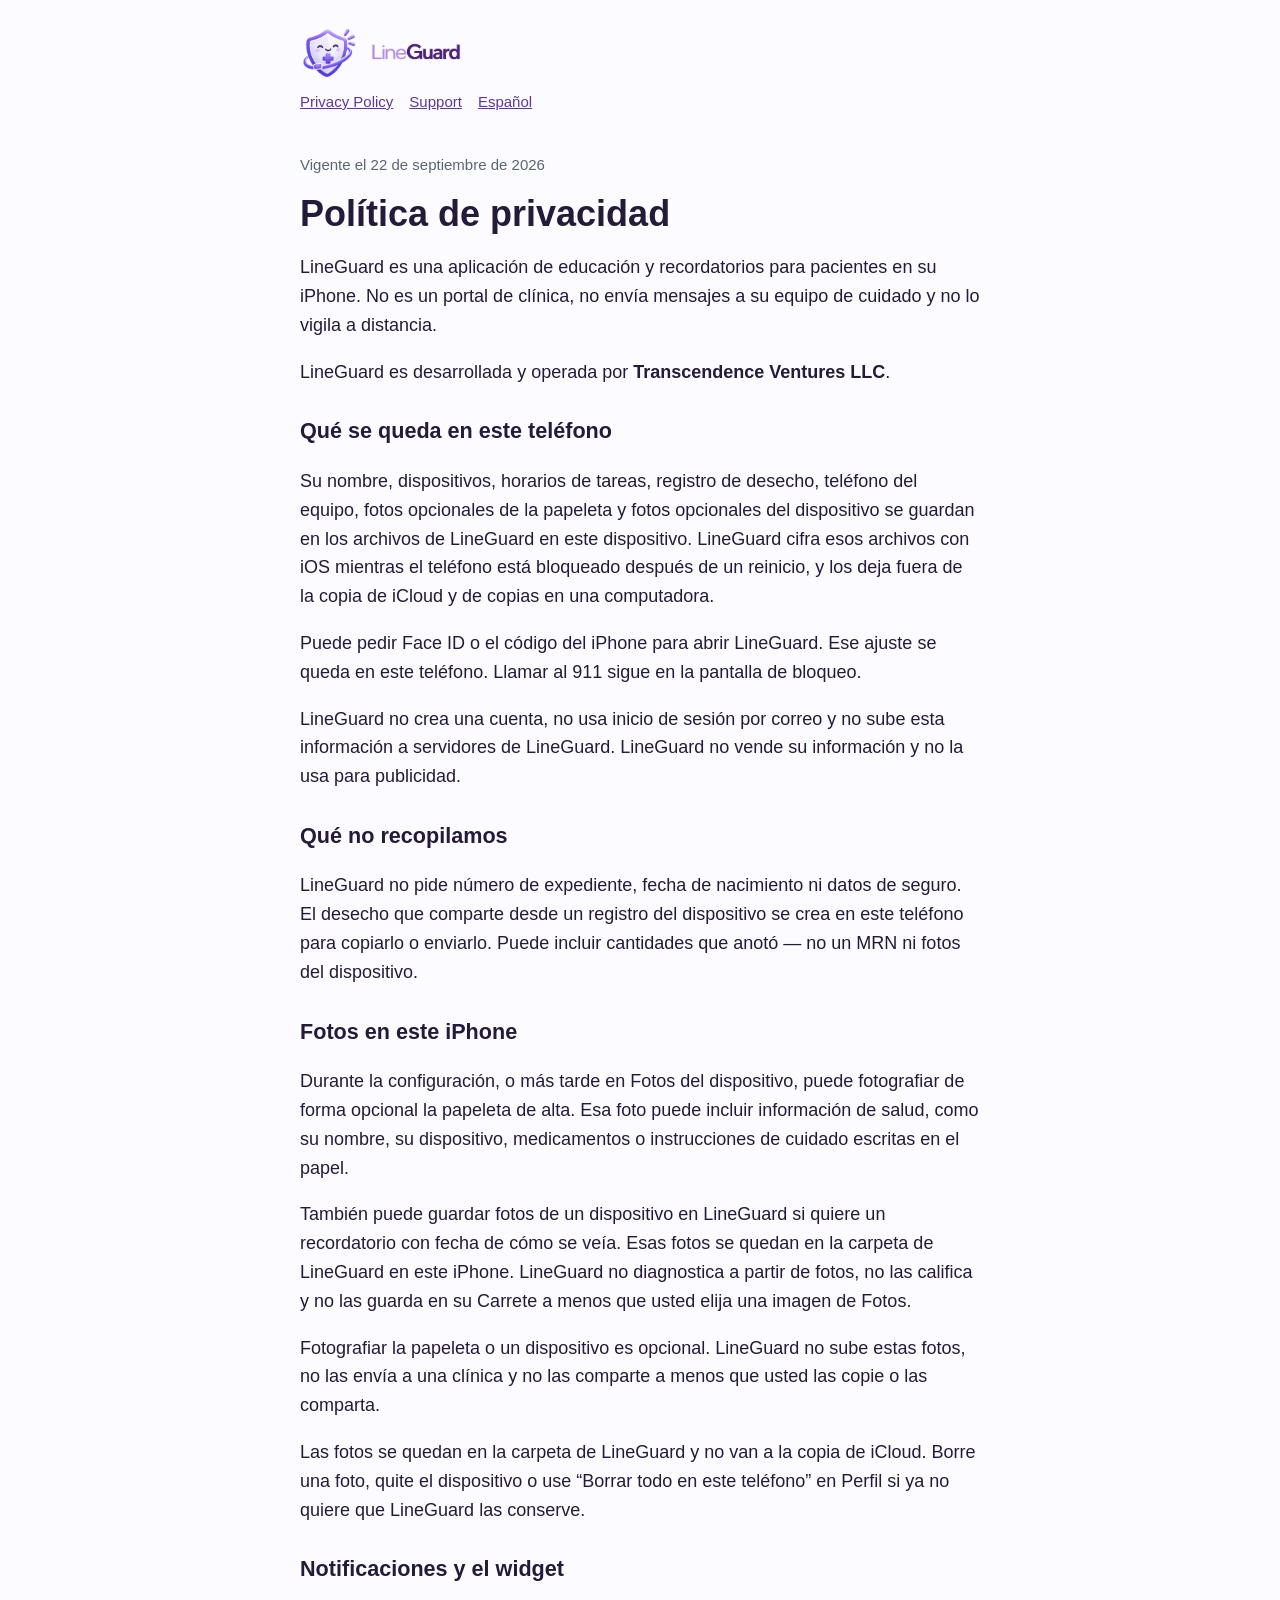
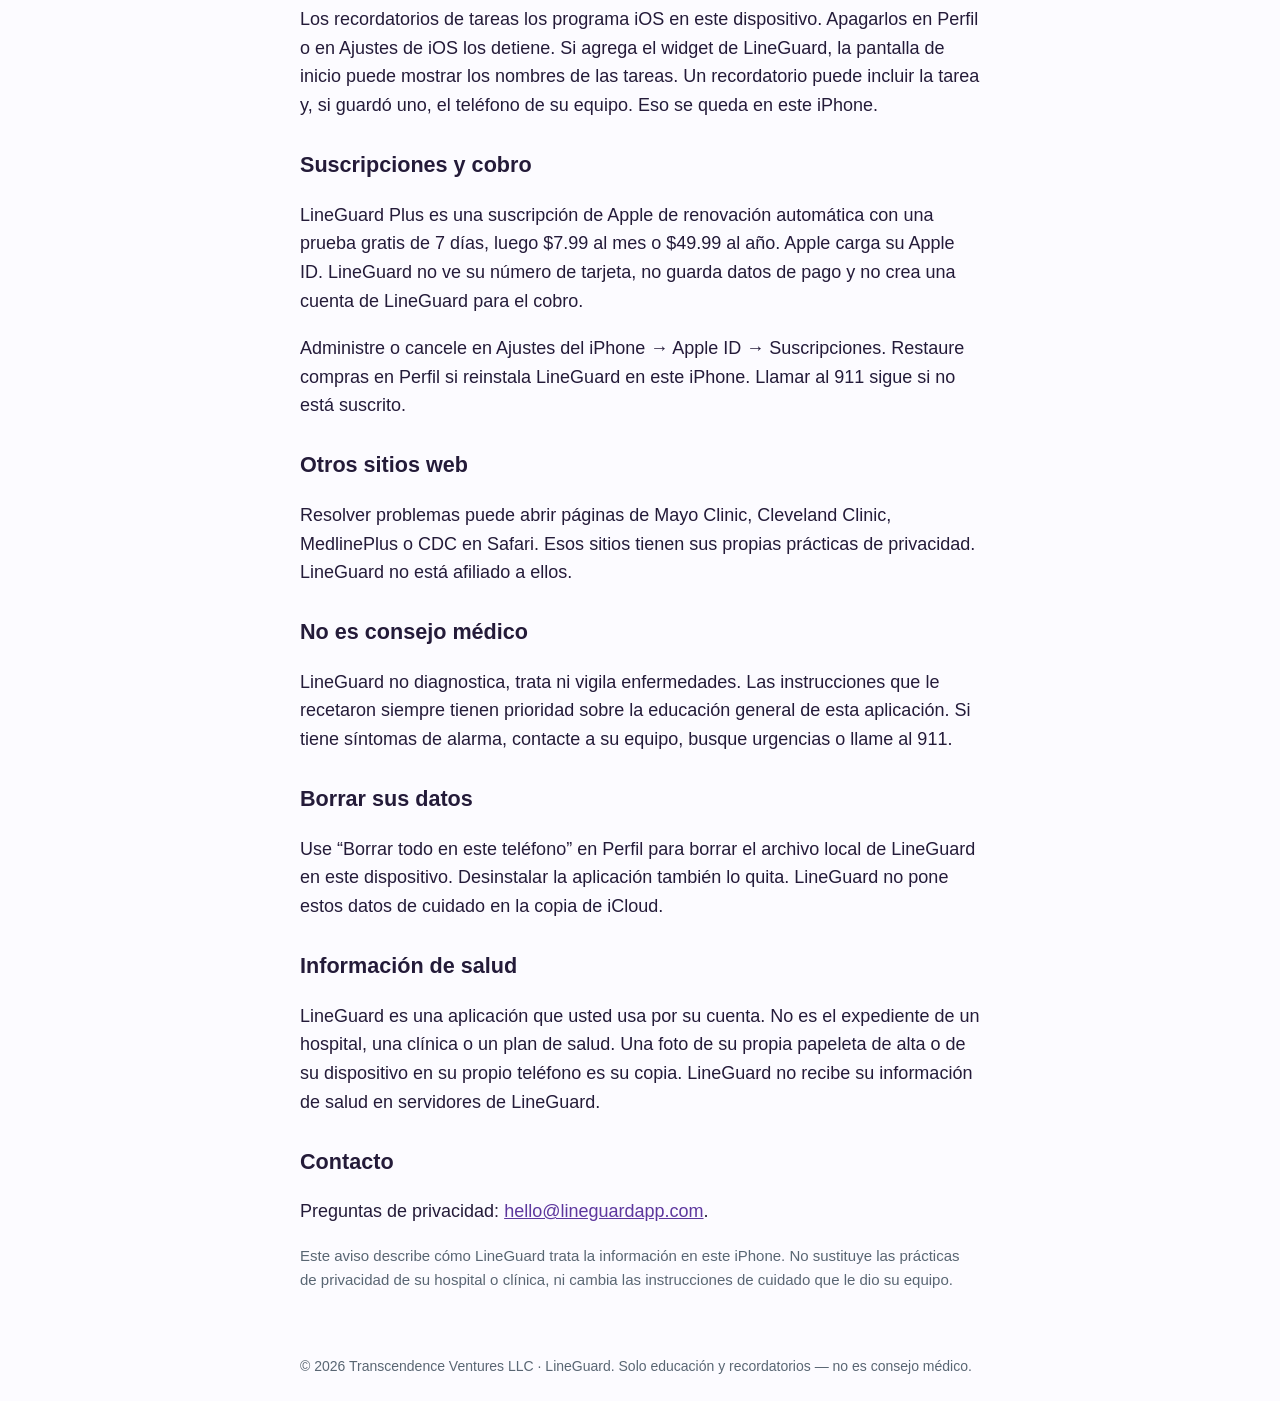
<file: privacy/es/index.html>
<!DOCTYPE html>
<html lang="es">
<head>
  <meta charset="utf-8">
  <meta name="viewport" content="width=device-width, initial-scale=1">
  <title>Privacidad · LineGuard</title>
  <link rel="canonical" href="https://lineguardapp.com/privacy/es/">
  <link rel="icon" href="../../favicon.png">
  <link rel="stylesheet" href="../../legal.css">
</head>
<body>
  <header>
    <a class="brand" href="../../">
      <img class="mark" src="../../lineguard-logo.png" alt="">
      <img class="wordmark" src="../../lineguard-wordmark.png" alt="LineGuard">
    </a>
    <nav>
      <a href="../">Privacy Policy</a>
      <a href="../../support/">Support</a>
      <a href="./">Español</a>
    </nav>
  </header>
  <main>
    <p class="muted">Vigente el 22 de septiembre de 2026</p>
    <h1>Política de privacidad</h1>
    <p>LineGuard es una aplicación de educación y recordatorios para pacientes en su iPhone. No es un portal de clínica, no envía mensajes a su equipo de cuidado y no lo vigila a distancia.</p>
    <p>LineGuard es desarrollada y operada por <strong>Transcendence Ventures LLC</strong>.</p>

    <h2>Qué se queda en este teléfono</h2>
    <p>Su nombre, dispositivos, horarios de tareas, registro de desecho, teléfono del equipo, fotos opcionales de la papeleta y fotos opcionales del dispositivo se guardan en los archivos de LineGuard en este dispositivo. LineGuard cifra esos archivos con iOS mientras el teléfono está bloqueado después de un reinicio, y los deja fuera de la copia de iCloud y de copias en una computadora.</p>
    <p>Puede pedir Face ID o el código del iPhone para abrir LineGuard. Ese ajuste se queda en este teléfono. Llamar al 911 sigue en la pantalla de bloqueo.</p>
    <p>LineGuard no crea una cuenta, no usa inicio de sesión por correo y no sube esta información a servidores de LineGuard. LineGuard no vende su información y no la usa para publicidad.</p>

    <h2>Qué no recopilamos</h2>
    <p>LineGuard no pide número de expediente, fecha de nacimiento ni datos de seguro. El desecho que comparte desde un registro del dispositivo se crea en este teléfono para copiarlo o enviarlo. Puede incluir cantidades que anotó — no un MRN ni fotos del dispositivo.</p>

    <h2>Fotos en este iPhone</h2>
    <p>Durante la configuración, o más tarde en Fotos del dispositivo, puede fotografiar de forma opcional la papeleta de alta. Esa foto puede incluir información de salud, como su nombre, su dispositivo, medicamentos o instrucciones de cuidado escritas en el papel.</p>
    <p>También puede guardar fotos de un dispositivo en LineGuard si quiere un recordatorio con fecha de cómo se veía. Esas fotos se quedan en la carpeta de LineGuard en este iPhone. LineGuard no diagnostica a partir de fotos, no las califica y no las guarda en su Carrete a menos que usted elija una imagen de Fotos.</p>
    <p>Fotografiar la papeleta o un dispositivo es opcional. LineGuard no sube estas fotos, no las envía a una clínica y no las comparte a menos que usted las copie o las comparta.</p>
    <p>Las fotos se quedan en la carpeta de LineGuard y no van a la copia de iCloud. Borre una foto, quite el dispositivo o use “Borrar todo en este teléfono” en Perfil si ya no quiere que LineGuard las conserve.</p>

    <h2>Notificaciones y el widget</h2>
    <p>Los recordatorios de tareas los programa iOS en este dispositivo. Apagarlos en Perfil o en Ajustes de iOS los detiene. Si agrega el widget de LineGuard, la pantalla de inicio puede mostrar los nombres de las tareas. Un recordatorio puede incluir la tarea y, si guardó uno, el teléfono de su equipo. Eso se queda en este iPhone.</p>

    <h2>Suscripciones y cobro</h2>
    <p>LineGuard Plus es una suscripción de Apple de renovación automática con una prueba gratis de 7 días, luego $7.99 al mes o $49.99 al año. Apple carga su Apple ID. LineGuard no ve su número de tarjeta, no guarda datos de pago y no crea una cuenta de LineGuard para el cobro.</p>
    <p>Administre o cancele en Ajustes del iPhone → Apple ID → Suscripciones. Restaure compras en Perfil si reinstala LineGuard en este iPhone. Llamar al 911 sigue si no está suscrito.</p>

    <h2>Otros sitios web</h2>
    <p>Resolver problemas puede abrir páginas de Mayo Clinic, Cleveland Clinic, MedlinePlus o CDC en Safari. Esos sitios tienen sus propias prácticas de privacidad. LineGuard no está afiliado a ellos.</p>

    <h2>No es consejo médico</h2>
    <p>LineGuard no diagnostica, trata ni vigila enfermedades. Las instrucciones que le recetaron siempre tienen prioridad sobre la educación general de esta aplicación. Si tiene síntomas de alarma, contacte a su equipo, busque urgencias o llame al 911.</p>

    <h2>Borrar sus datos</h2>
    <p>Use “Borrar todo en este teléfono” en Perfil para borrar el archivo local de LineGuard en este dispositivo. Desinstalar la aplicación también lo quita. LineGuard no pone estos datos de cuidado en la copia de iCloud.</p>

    <h2>Información de salud</h2>
    <p>LineGuard es una aplicación que usted usa por su cuenta. No es el expediente de un hospital, una clínica o un plan de salud. Una foto de su propia papeleta de alta o de su dispositivo en su propio teléfono es su copia. LineGuard no recibe su información de salud en servidores de LineGuard.</p>

    <h2>Contacto</h2>
    <p>Preguntas de privacidad: <a href="mailto:hello@lineguardapp.com">hello@lineguardapp.com</a>.</p>
    <p class="muted">Este aviso describe cómo LineGuard trata la información en este iPhone. No sustituye las prácticas de privacidad de su hospital o clínica, ni cambia las instrucciones de cuidado que le dio su equipo.</p>
  </main>
  <footer>© 2026 Transcendence Ventures LLC · LineGuard. Solo educación y recordatorios — no es consejo médico.</footer>
</body>
</html>
</file>
<file: styles.css>
#lg-refresh{--lg-ink:#241b39;--lg-purple:#6944c6;--lg-dark:#2c1b4d;--lg-lav:#f0e9ff;--lg-bg:#fbfaff;--lg-muted:#6e647c;font-family:Inter,ui-sans-serif,-apple-system,BlinkMacSystemFont,"Segoe UI",sans-serif;color:var(--lg-ink);background:var(--lg-bg);border-radius:16px;overflow:hidden;box-shadow:0 20px 70px #30254c20}
    #lg-refresh *{box-sizing:border-box}
    #lg-refresh .lg-width{max-width:1024px;margin:auto;padding-left:44px;padding-right:44px}
    #lg-refresh .lg-header{background:#fff;display:flex;align-items:center;justify-content:space-between;min-height:70px}
    #lg-refresh .lg-brand{display:flex;align-items:center;gap:7px;text-decoration:none;color:var(--lg-ink);font-size:22px;font-weight:750;letter-spacing:-.05em}
    #lg-refresh .lg-brand img{width:37px;height:37px;object-fit:contain}
    #lg-refresh .lg-brand b{color:var(--lg-purple)}
    #lg-refresh .lg-nav{display:flex;align-items:center;gap:26px;color:#4a3b61;font-size:13px;font-weight:600}
    #lg-refresh .lg-nav a{text-decoration:none;color:inherit}
    #lg-refresh .lg-nav .lg-nav-cta{padding:10px 17px;border-radius:99px;background:#f0eaff;color:#4b2c85}
    #lg-refresh .lg-hero{background:radial-gradient(circle at 88% 25%,#8061bd 0%,#4e3380 35%,#291943 78%);color:#fff;position:relative;overflow:hidden}
    #lg-refresh .lg-hero:after{content:"";position:absolute;width:570px;height:570px;border:1px solid #ffffff27;border-radius:50%;right:-140px;top:-90px;pointer-events:none}
    #lg-refresh .lg-hero-inner{min-height:476px;display:grid;grid-template-columns:55% 45%;align-items:center;position:relative;z-index:1}
    #lg-refresh .lg-eyebrow{display:inline-flex;align-items:center;gap:9px;text-transform:uppercase;letter-spacing:.18em;font-size:10px;font-weight:750;color:#d9c8ff}
    #lg-refresh .lg-eyebrow:before{content:"";width:7px;height:7px;background:#cdb0ff;border-radius:50%}
    #lg-refresh h1,#lg-refresh h2,#lg-refresh h3,#lg-refresh p{margin:0}
    #lg-refresh .lg-hero h1{font-size:clamp(38px,4.35vw,54px);line-height:1.08;letter-spacing:-.058em;font-weight:760;max-width:540px;margin:19px 0 19px}
    #lg-refresh .lg-hero h1 span{color:#cfb9ff}
    #lg-refresh .lg-hero p{color:#e5daf4;font-size:15px;line-height:1.65;max-width:470px}
    #lg-refresh .lg-actions{display:flex;gap:18px;align-items:center;margin-top:27px;flex-wrap:wrap}
    #lg-refresh .lg-soon{display:inline-flex;align-items:center;gap:9px;background:#fff;color:#342059;border-radius:11px;padding:12px 16px;font-size:13px;font-weight:750;box-shadow:0 12px 35px #1c113445}
    #lg-refresh .lg-soon i{width:17px;height:17px}
    #lg-refresh .lg-explore{color:#f0e5ff;text-decoration:none;font-size:13px;font-weight:700;border-bottom:1px solid #c9b4e9;padding:7px 0}
    #lg-refresh .lg-hero-art{height:476px;position:relative}
    #lg-refresh .lg-phone{position:absolute;overflow:hidden;border:6px solid #f9f5ff;border-radius:24px;background:#fff;box-shadow:0 27px 54px #1c0e3e6b;transform-origin:center}
    #lg-refresh .lg-phone img{display:block;width:100%;height:100%;object-fit:cover}
    #lg-refresh .lg-phone-one{width:190px;height:412px;left:14%;top:44px;transform:rotate(-9deg);z-index:2}
    #lg-refresh .lg-phone-two{width:169px;height:368px;right:1%;top:77px;transform:rotate(10deg);z-index:1;opacity:.96}
    #lg-refresh .lg-orbit{position:absolute;width:310px;height:310px;border:1px solid #ffffff40;border-radius:50%;left:6%;top:84px}
    #lg-refresh .lg-strip{background:#f2edfa;border-bottom:1px solid #e9dff5}
    #lg-refresh .lg-strip-inner{display:flex;justify-content:space-between;gap:12px;padding-top:15px;padding-bottom:15px;color:#563b83;font-size:12px;font-weight:690}
    #lg-refresh .lg-strip span{display:inline-flex;align-items:center;gap:8px;white-space:nowrap}
    #lg-refresh .lg-strip i{width:15px;height:15px;color:#7d58bb}
    #lg-refresh .lg-main{padding-top:58px;padding-bottom:60px}
    #lg-refresh .lg-heading{display:flex;align-items:end;justify-content:space-between;gap:20px;margin-bottom:24px}
    #lg-refresh .lg-heading small,#lg-refresh .lg-device-heading small{display:block;font-size:10px;letter-spacing:.18em;font-weight:800;color:#865ac7;margin-bottom:11px}
    #lg-refresh .lg-heading h2,#lg-refresh .lg-device-heading h2{font-size:34px;letter-spacing:-.055em;line-height:1.1;font-weight:760}
    #lg-refresh .lg-heading p{max-width:300px;color:var(--lg-muted);font-size:13px;line-height:1.55}
    #lg-refresh .lg-feature-grid{display:grid;grid-template-columns:1fr 1fr;gap:15px}
    #lg-refresh .lg-feature{position:relative;overflow:hidden;border-radius:19px;min-height:238px;padding:27px;background:#fff;box-shadow:0 6px 20px #2e1a560a;border:1px solid #eae4f1}
    #lg-refresh .lg-feature.lg-guide{background:#efe8fd;border-color:#e9ddfa}
    #lg-refresh .lg-feature.lg-photo{background:#f9f3ff;border-color:#f0e5fb}
    #lg-refresh .lg-feature.lg-trouble{background:#f2f7f3;border-color:#e5eee7}
    #lg-refresh .lg-feature.lg-reminder{background:#fff5e9;border-color:#f7ebdb}
    #lg-refresh .lg-feature-copy{position:relative;z-index:2;max-width:59%}
    #lg-refresh .lg-icon{width:36px;height:36px;display:grid;place-items:center;border-radius:11px;background:#fff;color:#6f4abc;box-shadow:0 3px 12px #29145012;margin-bottom:15px}
    #lg-refresh .lg-icon i{width:18px;height:18px}
    #lg-refresh .lg-feature h3{font-size:20px;letter-spacing:-.038em;font-weight:740;margin-bottom:8px}
    #lg-refresh .lg-feature p{font-size:12px;line-height:1.58;color:#645b70}
    #lg-refresh .lg-feature img{position:absolute;width:131px;height:auto;max-height:265px;object-fit:cover;object-position:top;right:21px;top:25px;border-radius:13px 13px 0 0;box-shadow:0 10px 25px #21162a23}
    #lg-refresh .lg-feature.lg-photo img{right:22px;top:23px;transform:rotate(4deg)}
    #lg-refresh .lg-feature.lg-trouble img{right:23px;top:22px;transform:rotate(-3deg)}
    #lg-refresh .lg-feature.lg-reminder img{right:21px;top:23px;transform:rotate(3deg)}
    #lg-refresh .lg-device-section{background:#fff;border-top:1px solid #eee8f4;border-bottom:1px solid #eee8f4}
    #lg-refresh .lg-device-inner{padding-top:42px;padding-bottom:42px;display:grid;grid-template-columns:28% 72%;gap:25px}
    #lg-refresh .lg-device-heading h2{font-size:27px}
    #lg-refresh .lg-device-heading p{font-size:12px;line-height:1.55;color:var(--lg-muted);margin-top:11px}
    #lg-refresh .lg-chips{display:flex;flex-wrap:wrap;align-content:center;gap:7px}
    #lg-refresh .lg-chips span{background:#f6f2fb;border:1px solid #eee6f6;border-radius:99px;padding:8px 12px;color:#4c3c66;font-size:11px;font-weight:650;white-space:nowrap}
    #lg-refresh .lg-footer{background:#fbfaff}
    #lg-refresh .lg-footer-inner{padding-top:32px;padding-bottom:32px;display:flex;justify-content:space-between;align-items:center;gap:20px}
    #lg-refresh .lg-footer strong{font-size:20px;letter-spacing:-.04em}
    #lg-refresh .lg-footer span{font-size:12px;color:#716782}
    #lg-refresh .lg-footer a{color:#5d379d;font-size:13px;font-weight:700;text-decoration:none}
    @media(max-width:760px){#lg-refresh .lg-width{padding-left:22px;padding-right:22px}#lg-refresh .lg-nav a:not(.lg-nav-cta){display:none}#lg-refresh .lg-hero-inner{grid-template-columns:1fr;padding-top:48px}#lg-refresh .lg-hero h1{font-size:42px}#lg-refresh .lg-hero-art{height:315px;margin-top:15px}#lg-refresh .lg-phone-one{height:290px;width:134px;left:25%;top:5px}#lg-refresh .lg-phone-two{height:264px;width:122px;right:17%;top:28px}#lg-refresh .lg-orbit{width:260px;height:260px;left:18%;top:0}#lg-refresh .lg-strip-inner{flex-wrap:wrap;justify-content:center;gap:9px 20px}#lg-refresh .lg-heading{display:block}#lg-refresh .lg-heading p{margin-top:11px}#lg-refresh .lg-feature-grid{grid-template-columns:1fr}#lg-refresh .lg-device-inner{grid-template-columns:1fr}#lg-refresh .lg-chips{margin-top:4px}}
    @media(max-width:420px){#lg-refresh .lg-brand{font-size:19px}#lg-refresh .lg-nav .lg-nav-cta{font-size:11px;padding:9px 10px}#lg-refresh .lg-hero h1{font-size:36px}#lg-refresh .lg-feature{min-height:220px;padding:22px}#lg-refresh .lg-feature-copy{max-width:60%}#lg-refresh .lg-feature img{width:105px;right:11px}#lg-refresh .lg-heading h2{font-size:30px}#lg-refresh .lg-footer-inner{flex-wrap:wrap}}
    @media(prefers-reduced-motion:no-preference){#lg-refresh .lg-phone-one{animation:lg-hover 6s ease-in-out infinite}#lg-refresh .lg-phone-two{animation:lg-hover-two 7s ease-in-out infinite}#lg-refresh .lg-feature{transition:transform .22s ease,box-shadow .22s ease}#lg-refresh .lg-feature:hover{transform:translateY(-3px);box-shadow:0 16px 30px #2e1a561a}@keyframes lg-hover{50%{transform:translateY(-7px) rotate(-9deg)}}@keyframes lg-hover-two{50%{transform:translateY(6px) rotate(10deg)}}}

    /* Revision: original screenshot-first features, stronger text, original store badge */
    #lg-refresh .lg-soon{background:#24113f;border:1px solid #bda5e4;color:#fff;padding:9px 17px 10px 14px;gap:12px;border-radius:13px;box-shadow:0 13px 28px #150b2c66}
    #lg-refresh .lg-soon i{width:27px;height:27px}
    #lg-refresh .lg-storecopy{display:grid;gap:1px}
    #lg-refresh .lg-storecopy small{font-size:9px;font-weight:750;letter-spacing:.13em;color:#e2d4f8}
    #lg-refresh .lg-storecopy strong{font-size:19px;line-height:1.05;letter-spacing:-.035em}
    #lg-refresh .lg-heading p,#lg-refresh .lg-device-heading p,#lg-refresh .lg-feature p,#lg-refresh .lg-footer span{color:#3f3252}
    #lg-refresh .lg-feature-grid{grid-template-columns:repeat(3,minmax(0,1fr));gap:14px}
    #lg-refresh .lg-feature{display:flex;flex-direction:column;min-height:405px;padding:0}
    #lg-refresh .lg-feature.lg-guide{background:#eae0fa}
    #lg-refresh .lg-feature.lg-trouble{background:#e7f1ec}
    #lg-refresh .lg-feature.lg-reminder{background:#fbecda}
    #lg-refresh .lg-feature img,#lg-refresh .lg-feature.lg-photo img,#lg-refresh .lg-feature.lg-trouble img,#lg-refresh .lg-feature.lg-reminder img{position:relative;order:0;top:auto;right:auto;transform:none;width:125px;height:239px;max-height:none;object-fit:cover;object-position:top;margin:18px auto 0;border-radius:15px 15px 0 0}
    #lg-refresh .lg-feature-copy{order:1;max-width:none;width:100%;padding:23px 23px 24px;flex:1;background:#fff}
    #lg-refresh .lg-feature .lg-icon{display:none}
    #lg-refresh .lg-feature h3{font-size:19px;line-height:1.2;margin-bottom:9px}
    #lg-refresh .lg-feature p{font-size:13px;line-height:1.55}
    #lg-refresh .lg-feature.lg-photo{grid-column:1/-1;min-height:235px;display:flex;flex-direction:row-reverse;align-items:center;background:#f2e9fc}
    #lg-refresh .lg-feature.lg-photo img{width:115px;height:222px;margin:13px 16% 0 10%;flex:none}
    #lg-refresh .lg-feature.lg-photo .lg-feature-copy{background:transparent;align-self:center;padding:28px 35px 28px 42px}
    #lg-refresh .lg-feature.lg-photo h3{font-size:24px}
    #lg-refresh .lg-feature.lg-photo p{font-size:14px;max-width:360px}
    @media(max-width:760px){#lg-refresh .lg-feature-grid{grid-template-columns:repeat(2,minmax(0,1fr))}#lg-refresh .lg-feature.lg-photo{grid-column:1/-1}}
    @media(max-width:520px){#lg-refresh .lg-feature-grid{grid-template-columns:1fr}#lg-refresh .lg-feature{min-height:0}#lg-refresh .lg-feature img,#lg-refresh .lg-feature.lg-trouble img,#lg-refresh .lg-feature.lg-reminder img{height:230px;width:115px}#lg-refresh .lg-feature.lg-photo{display:flex;flex-direction:column;min-height:0}#lg-refresh .lg-feature.lg-photo img{order:0;width:115px;height:230px;margin:18px auto 0}#lg-refresh .lg-feature.lg-photo .lg-feature-copy{order:1;background:#fff;padding:23px;width:100%}#lg-refresh .lg-feature.lg-photo h3{font-size:19px}#lg-refresh .lg-feature.lg-photo p{font-size:13px}}

    /* Approved direction: five screenshot-first cards and high-contrast headings */
    #lg-refresh .lg-heading h2,#lg-refresh .lg-device-heading h2,#lg-refresh .lg-feature h3{color:#241b39!important;opacity:1!important}
    #lg-refresh .lg-feature p,#lg-refresh .lg-heading p,#lg-refresh .lg-device-heading p{color:#3d304e!important;opacity:1!important}
    #lg-refresh .lg-hero h1{color:#fff!important;opacity:1!important}
    #lg-refresh .lg-hero h1 span{color:#d7c3ff!important}
    #lg-refresh .lg-feature-grid{display:grid;grid-template-columns:repeat(6,minmax(0,1fr));gap:15px}
    #lg-refresh .lg-feature,#lg-refresh .lg-feature.lg-photo{grid-column:span 2;display:flex;flex-direction:column;min-height:405px;padding:0;align-items:stretch}
    #lg-refresh .lg-feature:nth-child(4),#lg-refresh .lg-feature:nth-child(5){grid-column:span 3}
    #lg-refresh .lg-feature.lg-photo{background:#f2e9fc}
    #lg-refresh .lg-feature.lg-timeline{background:#e9eff9}
    #lg-refresh .lg-feature .lg-feature-copy,#lg-refresh .lg-feature.lg-photo .lg-feature-copy{order:1;width:100%;max-width:none;align-self:stretch;flex:1;background:#fff;padding:23px 24px 25px}
    #lg-refresh .lg-feature img,#lg-refresh .lg-feature.lg-photo img,#lg-refresh .lg-feature.lg-timeline img{position:relative;order:0;top:auto;right:auto;transform:none;width:125px;height:239px;max-height:none;object-fit:cover;object-position:top;margin:18px auto 0;flex:none;border-radius:15px 15px 0 0}
    #lg-refresh .lg-feature.lg-photo h3,#lg-refresh .lg-feature h3{font-size:19px;line-height:1.18;margin-bottom:9px}
    #lg-refresh .lg-feature.lg-photo p,#lg-refresh .lg-feature p{font-size:13px;line-height:1.55;max-width:none}
    #lg-refresh .lg-device-inner{grid-template-columns:38% 62%;padding-top:51px;padding-bottom:51px;align-items:center}
    #lg-refresh .lg-device-heading h2{font-size:31px;line-height:1.12}
    #lg-refresh .lg-device-heading p{max-width:350px;font-size:13px;line-height:1.65;margin-top:14px}
    #lg-refresh .lg-devices-mascot{display:block;width:96px;height:96px;object-fit:contain;margin-top:21px;filter:drop-shadow(0 10px 12px #563a8a20)}
    #lg-refresh .lg-closing{background:#372159;color:#fff;position:relative;overflow:hidden}
    #lg-refresh .lg-closing:before,#lg-refresh .lg-closing:after{content:"";position:absolute;width:420px;height:420px;border-radius:50%;border:1px solid #ffffff26;left:-210px;top:-230px}
    #lg-refresh .lg-closing:after{left:auto;top:auto;right:-240px;bottom:-310px;width:550px;height:550px}
    #lg-refresh .lg-closing-inner{text-align:center;position:relative;padding-top:65px;padding-bottom:66px}
    #lg-refresh .lg-closing small{display:block;font-size:10px;letter-spacing:.2em;color:#d0b4f3;font-weight:800}
    #lg-refresh .lg-closing h2{color:#fff!important;opacity:1!important;font-size:39px;line-height:1.15;letter-spacing:-.05em;max-width:730px;margin:15px auto 16px}
    #lg-refresh .lg-closing p{color:#e9ddf2!important;opacity:1!important;font-size:15px;line-height:1.65;max-width:660px;margin:0 auto}
    #lg-refresh .lg-closing a{display:inline-block;background:#fff;color:#342052;font-weight:750;font-size:13px;text-decoration:none;border-radius:10px;padding:14px 22px;margin-top:26px}
    @media(max-width:760px){#lg-refresh .lg-feature-grid{grid-template-columns:repeat(2,minmax(0,1fr))}#lg-refresh .lg-feature,#lg-refresh .lg-feature.lg-photo,#lg-refresh .lg-feature:nth-child(4),#lg-refresh .lg-feature:nth-child(5){grid-column:span 1}#lg-refresh .lg-device-inner{grid-template-columns:1fr}#lg-refresh .lg-device-heading h2{font-size:31px}}
    @media(max-width:520px){#lg-refresh .lg-feature-grid{grid-template-columns:1fr}#lg-refresh .lg-feature,#lg-refresh .lg-feature.lg-photo,#lg-refresh .lg-feature:nth-child(4),#lg-refresh .lg-feature:nth-child(5){grid-column:1;min-height:0}#lg-refresh .lg-feature img,#lg-refresh .lg-feature.lg-photo img,#lg-refresh .lg-feature.lg-timeline img{height:225px;width:112px}#lg-refresh .lg-closing h2{font-size:31px}}

:root{color-scheme:light}
html{scroll-behavior:smooth}
body{margin:0;background:#fbfaff}
img{max-width:100%}
.skip-link{position:absolute;z-index:20;top:-90px;left:12px;padding:12px 16px;border-radius:9px;background:#fff;color:#241b39}
.skip-link:focus{top:12px}
.site-header{background:#fff}
#lg-refresh{border-radius:0;box-shadow:none;min-height:100vh}
#lg-refresh .lg-width{max-width:1140px}
#lg-refresh .lg-brand .lg-wordmark{width:141px;height:auto;object-fit:contain}
#lg-refresh .lg-soon svg{width:27px;height:27px;flex:none}
#lg-refresh .lg-strip svg{width:16px;height:16px;stroke:currentColor;stroke-width:1.8;stroke-linecap:round;stroke-linejoin:round;fill:none;flex:none}
#lg-refresh .lg-chips span{white-space:normal}
#lg-refresh .lg-device-inner{grid-template-columns:minmax(0,.38fr) minmax(0,.62fr)}
#lg-refresh .lg-feature img{display:block}
#lg-refresh .lg-disclaimer{background:#f7f4fb;border-top:1px solid #e9e1f2}
#lg-refresh .lg-disclaimer-inner{display:flex;align-items:flex-start;gap:17px;padding-top:27px;padding-bottom:27px}
#lg-refresh .lg-disclaimer-icon{display:grid;place-items:center;flex:none;width:28px;height:28px;border:1px solid #8f7ca7;border-radius:50%;font-family:Georgia,serif;font-size:18px;font-style:italic;color:#53377e}
#lg-refresh .lg-disclaimer h2{font-size:15px;letter-spacing:0;line-height:1.35;color:#241b39!important;opacity:1!important;margin:2px 0 7px}
#lg-refresh .lg-disclaimer p{font-size:13px;line-height:1.7;color:#483b58!important;opacity:1!important;max-width:950px}
#lg-refresh a:focus-visible{outline:3px solid #a278e6;outline-offset:4px}
#lg-refresh .lg-nav a:hover,#lg-refresh .lg-footer a:hover{color:#6944c6}
#lg-refresh .lg-closing a:hover{background:#f0e8fb}
@media(max-width:760px){#lg-refresh .lg-nav a:not(.lg-nav-cta){display:none}#lg-refresh .lg-brand .lg-wordmark{width:125px}#lg-refresh .lg-device-inner{grid-template-columns:1fr}}
@media(max-width:420px){#lg-refresh .lg-brand .lg-wordmark{width:110px}#lg-refresh .lg-disclaimer-inner{gap:11px}}
@media(prefers-reduced-motion:reduce){html{scroll-behavior:auto}#lg-refresh .lg-phone-one,#lg-refresh .lg-phone-two{animation:none}#lg-refresh .lg-feature{transition:none}}

    /* Larger sections and full-height product screens. */
    #lg-refresh{border-radius:0;box-shadow:none;background:#fcfbff;--lg-ink:#241b39;--lg-muted:#473b58}
    #lg-refresh .lg-width{max-width:1160px;padding-left:52px;padding-right:52px}
    #lg-refresh .lg-header{min-height:86px}
    #lg-refresh .lg-brand img{width:42px;height:42px;object-fit:contain}
    #lg-refresh .lg-brand img.lg-wordmark{width:153px;height:auto;max-width:unset}
    #lg-refresh .lg-nav{gap:32px;font-size:14px;color:#38294e}
    #lg-refresh .lg-nav .lg-nav-cta{background:#f3ecff;padding:12px 20px}
    #lg-refresh .lg-hero{background:radial-gradient(circle at 83% 31%,#8665c2 0%,#513781 35%,#2c1b4b 76%)}
    #lg-refresh .lg-hero-inner{min-height:626px;grid-template-columns:52% 48%;gap:0}
    #lg-refresh .lg-hero h1{color:#fff!important;opacity:1!important;font-size:clamp(45px,5.1vw,67px);line-height:1.06;max-width:580px;margin:24px 0 23px}
    #lg-refresh .lg-hero h1 span{color:#d8c1ff!important}
    #lg-refresh .lg-hero p{color:#f0e5ff!important;font-size:17px;line-height:1.7;max-width:470px}
    #lg-refresh .lg-eyebrow{font-size:11px;color:#e3d1ff}
    #lg-refresh .lg-actions{margin-top:37px;gap:26px}
    #lg-refresh .lg-soon{padding:12px 19px 13px 16px;background:#261243;box-shadow:0 18px 35px #1c10385e;border-color:#a98bd3}
    #lg-refresh .lg-storecopy strong{font-size:21px}
    #lg-refresh .lg-explore{font-size:14px}
    #lg-refresh .lg-hero-art{height:626px}
    #lg-refresh .lg-orbit{width:438px;height:438px;left:0;top:90px;border-color:#ffffff39}
    #lg-refresh .lg-phone-one{width:220px;height:478px;left:10%;top:70px}
    #lg-refresh .lg-phone-two{width:182px;height:396px;right:3%;top:126px}
    #lg-refresh .lg-strip{background:#f3edfb}
    #lg-refresh .lg-strip-inner{padding-top:23px;padding-bottom:23px;font-size:13px;gap:20px}
    #lg-refresh .lg-main{padding-top:105px;padding-bottom:118px}
    #lg-refresh .lg-heading{align-items:center;margin-bottom:42px;gap:60px}
    #lg-refresh .lg-heading small,#lg-refresh .lg-device-heading small{font-size:12px;margin-bottom:18px}
    #lg-refresh .lg-heading h2{color:#241b39!important;opacity:1!important;font-size:clamp(42px,4.6vw,56px);line-height:1.08;max-width:650px}
    #lg-refresh .lg-heading p{color:#3d304e!important;opacity:1!important;max-width:340px;font-size:16px;line-height:1.65}
    #lg-refresh .lg-feature-grid{grid-template-columns:repeat(2,minmax(0,1fr));gap:24px}
    #lg-refresh .lg-feature,#lg-refresh .lg-feature.lg-photo,#lg-refresh .lg-feature:nth-child(4),#lg-refresh .lg-feature:nth-child(5){grid-column:span 1;display:flex;flex-direction:column;min-height:0;align-items:stretch;border-radius:24px;border:1px solid #e8e2f0;box-shadow:0 8px 30px #2815450d}
    #lg-refresh .lg-feature.lg-guide{background:#efe7fc}
    #lg-refresh .lg-feature.lg-trouble{background:#e9f3ee}
    #lg-refresh .lg-feature.lg-reminder{background:#fff2e2}
    #lg-refresh .lg-feature.lg-photo{background:#f6ebff}
    #lg-refresh .lg-feature.lg-timeline{background:#e9effb}
    #lg-refresh .lg-feature .lg-screen-open{order:0;appearance:none;border:0;background:transparent;padding:0;display:block;width:218px;max-width:72%;margin:31px auto 27px;color:#4d3a68;text-align:center;font-family:inherit;font-size:12px;font-weight:700}
    #lg-refresh .lg-feature .lg-screen-open img,#lg-refresh .lg-feature.lg-photo .lg-screen-open img,#lg-refresh .lg-feature.lg-trouble .lg-screen-open img,#lg-refresh .lg-feature.lg-reminder .lg-screen-open img,#lg-refresh .lg-feature.lg-timeline .lg-screen-open img{position:static;display:block;width:100%;height:auto;max-height:none;object-fit:contain;object-position:center;top:auto;right:auto;transform:none;margin:0;border:5px solid #fff;border-radius:23px;box-shadow:0 18px 35px #2a164c30}
    #lg-refresh .lg-feature .lg-screen-open span{display:block;margin-top:15px}
    #lg-refresh .lg-feature .lg-screen-open:hover img{box-shadow:0 22px 44px #25123f42}
    #lg-refresh .lg-feature .lg-screen-open:focus-visible{outline:3px solid #6f42c9;outline-offset:5px;border-radius:3px}
    #lg-refresh .lg-feature .lg-feature-copy,#lg-refresh .lg-feature.lg-photo .lg-feature-copy{order:1;align-self:stretch;width:100%;max-width:none;flex:1;min-height:162px;background:#fff;padding:29px 34px 35px;display:block}
    #lg-refresh .lg-feature h3,#lg-refresh .lg-feature.lg-photo h3{color:#241b39!important;opacity:1!important;font-size:25px;line-height:1.16;margin-bottom:12px;letter-spacing:-.04em}
    #lg-refresh .lg-feature p,#lg-refresh .lg-feature.lg-photo p{color:#40334f!important;opacity:1!important;font-size:15px;line-height:1.65;max-width:380px}
    #lg-refresh .lg-feature.lg-timeline{grid-column:1/-1;flex-direction:row;align-items:stretch}
    #lg-refresh .lg-feature.lg-timeline .lg-screen-open{margin:29px auto 28px 15%;width:215px;max-width:32%;flex:none}
    #lg-refresh .lg-feature.lg-timeline .lg-feature-copy{width:50%;flex:0 0 50%;display:flex;flex-direction:column;justify-content:center;min-height:0;padding:46px 65px}
    #lg-refresh .lg-feature.lg-timeline h3{font-size:32px}
    #lg-refresh .lg-feature.lg-timeline p{font-size:16px}
    #lg-refresh .lg-device-inner{grid-template-columns:minmax(0,.40fr) minmax(0,.60fr);gap:45px;padding-top:100px;padding-bottom:100px}
    #lg-refresh .lg-device-heading h2{color:#241b39!important;opacity:1!important;font-size:clamp(40px,4vw,51px);line-height:1.11}
    #lg-refresh .lg-device-heading p{color:#40334f!important;opacity:1!important;font-size:16px;line-height:1.7;max-width:430px;margin-top:22px}
    #lg-refresh .lg-devices-mascot{width:140px;height:140px;margin-top:30px;object-fit:contain}
    #lg-refresh .lg-chips{gap:12px}
    #lg-refresh .lg-chips span{white-space:normal;background:#faf7ff;border-color:#e7def2;color:#3b2e50;font-size:13px;padding:13px 17px;border-radius:13px}
    #lg-refresh .lg-closing-inner{padding-top:105px;padding-bottom:112px}
    #lg-refresh .lg-closing small{font-size:12px}
    #lg-refresh .lg-closing h2{color:#fff!important;opacity:1!important;font-size:clamp(42px,5vw,60px);max-width:850px;margin:24px auto 22px}
    #lg-refresh .lg-closing p{color:#e9ddf2!important;opacity:1!important;font-size:17px;line-height:1.7;max-width:740px}
    #lg-refresh .lg-closing a{font-size:15px;padding:17px 29px;margin-top:38px}
    #lg-refresh .lg-footer-inner{padding-top:37px;padding-bottom:37px}
    #lg-refresh .lg-footer-brand,#lg-refresh .lg-footer-links{display:flex;align-items:center;gap:16px;flex-wrap:wrap}
    #lg-refresh .lg-footer-links{justify-content:flex-end;gap:14px 22px}
    #lg-refresh .lg-footer-links a:focus-visible{outline:2px solid #6944c6;outline-offset:4px;border-radius:2px}
    @media(max-width:760px){#lg-refresh .lg-footer-inner{align-items:flex-start;flex-direction:column}#lg-refresh .lg-footer-links{justify-content:flex-start}}
    #lg-refresh .lg-viewer{border:0;border-radius:22px;background:#fff;color:#241b39;padding:20px 23px 23px;max-width:min(520px,calc(100vw - 34px));max-height:91vh;box-shadow:0 30px 95px #0f092d80}
    #lg-refresh .lg-viewer::backdrop{background:#1b102bc9}
    #lg-refresh .lg-viewer-head{display:flex;align-items:center;justify-content:space-between;gap:16px;margin-bottom:16px;font-size:18px;font-weight:750}
    #lg-refresh .lg-viewer button{border:0;border-radius:50%;background:#efe8fa;color:#322045;font-size:18px;width:38px;height:38px}
    #lg-refresh .lg-viewer img{display:block;width:min(100%,400px);height:auto;margin:auto;border-radius:16px;border:4px solid #f5f0fb}
    @media(max-width:900px){#lg-refresh .lg-width{padding-left:32px;padding-right:32px}#lg-refresh .lg-hero-inner{min-height:540px}#lg-refresh .lg-hero h1{font-size:48px}#lg-refresh .lg-hero-art{height:540px}#lg-refresh .lg-phone-one{width:181px;height:393px;left:4%;top:77px}#lg-refresh .lg-phone-two{width:152px;height:330px;right:0;top:132px}#lg-refresh .lg-orbit{width:320px;height:320px;top:92px}#lg-refresh .lg-main{padding-top:90px;padding-bottom:100px}#lg-refresh .lg-feature .lg-screen-open{width:195px}#lg-refresh .lg-feature.lg-timeline .lg-feature-copy{padding:32px}}
    @media(max-width:760px){#lg-refresh .lg-width{padding-left:24px;padding-right:24px}#lg-refresh .lg-nav a:not(.lg-nav-cta){display:none}#lg-refresh .lg-hero-inner{display:block;padding-top:65px;min-height:0}#lg-refresh .lg-hero h1{font-size:clamp(42px,9vw,58px);max-width:600px}#lg-refresh .lg-hero p{font-size:16px}#lg-refresh .lg-hero-art{height:395px;margin-top:25px}#lg-refresh .lg-phone-one{width:177px;height:384px;left:25%;top:4px}#lg-refresh .lg-phone-two{width:145px;height:315px;right:16%;top:58px}#lg-refresh .lg-orbit{left:20%;top:18px;width:330px;height:330px}#lg-refresh .lg-main{padding-top:80px;padding-bottom:92px}#lg-refresh .lg-heading{display:block;margin-bottom:35px}#lg-refresh .lg-heading p{max-width:580px;margin-top:18px}#lg-refresh .lg-feature-grid{grid-template-columns:1fr;gap:22px}#lg-refresh .lg-feature,#lg-refresh .lg-feature.lg-photo,#lg-refresh .lg-feature:nth-child(4),#lg-refresh .lg-feature:nth-child(5){grid-column:1}#lg-refresh .lg-feature .lg-screen-open{width:218px;max-width:72%}#lg-refresh .lg-feature.lg-timeline{display:flex;flex-direction:column}#lg-refresh .lg-feature.lg-timeline .lg-screen-open{width:218px;max-width:72%;margin:31px auto 27px}#lg-refresh .lg-feature.lg-timeline .lg-feature-copy{width:100%;flex:1;min-height:162px;display:block;padding:29px 34px 35px}#lg-refresh .lg-feature.lg-timeline h3{font-size:25px}#lg-refresh .lg-feature.lg-timeline p{font-size:15px}#lg-refresh .lg-device-inner{grid-template-columns:1fr;gap:31px;padding-top:75px;padding-bottom:75px}#lg-refresh .lg-devices-mascot{width:115px;height:115px}#lg-refresh .lg-closing-inner{padding-top:85px;padding-bottom:90px}}
    @media(max-width:430px){#lg-refresh .lg-brand img.lg-wordmark{width:119px}#lg-refresh .lg-nav .lg-nav-cta{font-size:12px}#lg-refresh .lg-hero-art{height:338px}#lg-refresh .lg-phone-one{width:150px;height:326px;left:16%}#lg-refresh .lg-phone-two{width:125px;height:272px;right:8%;top:56px}#lg-refresh .lg-orbit{width:270px;height:270px;left:9%}#lg-refresh .lg-heading h2{font-size:39px}#lg-refresh .lg-feature .lg-screen-open{width:190px}#lg-refresh .lg-feature.lg-timeline .lg-screen-open{width:190px}#lg-refresh .lg-feature .lg-feature-copy,#lg-refresh .lg-feature.lg-photo .lg-feature-copy{padding:27px}#lg-refresh .lg-feature h3,#lg-refresh .lg-feature.lg-photo h3{font-size:22px}#lg-refresh .lg-feature p,#lg-refresh .lg-feature.lg-photo p{font-size:14px}#lg-refresh .lg-device-heading h2{font-size:40px}#lg-refresh .lg-closing h2{font-size:39px}}
    @media(prefers-reduced-motion:reduce){#lg-refresh .lg-phone-one,#lg-refresh .lg-phone-two{animation:none}#lg-refresh .lg-feature{transition:none}}

    /* Keep the headline and phone previews in separate visual space. */
    #lg-refresh .lg-hero-inner > div:first-child{position:relative;z-index:2;min-width:0}
    #lg-refresh .lg-hero-art{min-width:0}
    @media(min-width:901px){
      #lg-refresh .lg-hero-inner{grid-template-columns:minmax(0,1.1fr) minmax(0,.9fr);column-gap:30px}
      #lg-refresh .lg-phone-one{left:16%}
      #lg-refresh .lg-phone-two{right:5%}
    }
    @media(min-width:761px) and (max-width:900px){
      #lg-refresh .lg-hero-inner{grid-template-columns:minmax(0,1.1fr) minmax(0,.9fr);column-gap:24px}
      #lg-refresh .lg-phone-one{left:16%}
      #lg-refresh .lg-phone-two{right:6%}
    }

    /* Soft color and contour lines give the light sections some depth. */
    #lg-refresh .lg-main{position:relative;isolation:isolate;background:radial-gradient(circle at 99% 7%,#f0e8fe 0,transparent 24%),radial-gradient(circle at 1% 77%,#eef7f2 0,transparent 26%),#fcfbff}
    #lg-refresh .lg-main:before{content:"";position:absolute;right:-125px;top:28px;width:285px;height:285px;border:1px solid #dfd0f4;border-radius:50%;pointer-events:none;z-index:0}
    #lg-refresh .lg-main:after{content:"";position:absolute;left:-155px;bottom:145px;width:330px;height:330px;border:1px solid #dceae3;border-radius:50%;pointer-events:none;z-index:0}
    #lg-refresh .lg-heading,#lg-refresh .lg-feature-grid{position:relative;z-index:1}
    #lg-refresh .lg-heading small:after,#lg-refresh .lg-device-heading small:after{content:"";display:inline-block;width:48px;height:1px;margin:0 0 4px 14px;background:#a884dc}
    #lg-refresh .lg-device-section{position:relative;overflow:hidden;background:linear-gradient(115deg,#f8f5ff 0%,#fff 51%,#f5f9f7 100%)}
    #lg-refresh .lg-device-section:before{content:"";position:absolute;left:-210px;bottom:-225px;width:420px;height:420px;border:1px solid #dfd5ef;border-radius:50%;pointer-events:none}
    #lg-refresh .lg-device-section:after{content:"";position:absolute;right:-255px;top:-255px;width:490px;height:490px;border:1px solid #e0ebe5;border-radius:50%;pointer-events:none}
    #lg-refresh .lg-device-inner{position:relative;z-index:1}

#lg-refresh .lg-soon{text-decoration:none;cursor:pointer}
#lg-refresh .lg-soon:hover{transform:translateY(-2px);box-shadow:0 16px 32px #150b2c80}
</file>
<file: legal.css>
:root {
  --canvas: #fcfbff;
  --ink: #241b39;
  --muted: #596673;
  --purple: #2e244d;
  --link: #5d379d;
  --card: #ffffff;
  --line: #e6e8ec;
}

* { box-sizing: border-box; }

html, body {
  margin: 0;
  background: var(--canvas);
  color: var(--ink);
  font: 18px/1.6 -apple-system, BlinkMacSystemFont, "Segoe UI", sans-serif;
}

a { color: var(--link); }

header, main, footer {
  max-width: 720px;
  margin: 0 auto;
  padding: 24px 20px;
}

header { padding-bottom: 0; }

.brand {
  display: flex;
  align-items: center;
  gap: 12px;
  text-decoration: none;
}

.brand .mark {
  height: 56px;
  width: auto;
}

.brand .wordmark {
  height: 32px;
  width: auto;
}

nav {
  display: flex;
  gap: 16px;
  flex-wrap: wrap;
  margin-top: 10px;
  font-size: 15px;
}

h1 {
  font-size: 2rem;
  line-height: 1.2;
  margin: 8px 0 16px;
}

h2 {
  font-size: 1.2rem;
  margin: 28px 0 8px;
}

p, li { color: var(--ink); }
.muted { color: var(--muted); font-size: 15px; }

.card {
  background: var(--card);
  border: 1px solid var(--line);
  border-radius: 16px;
  padding: 16px 18px;
  margin: 16px 0;
}

footer {
  color: var(--muted);
  font-size: 14px;
}

nav a:focus-visible, main a:focus-visible { outline: 2px solid var(--link); outline-offset: 4px; }
</file>
